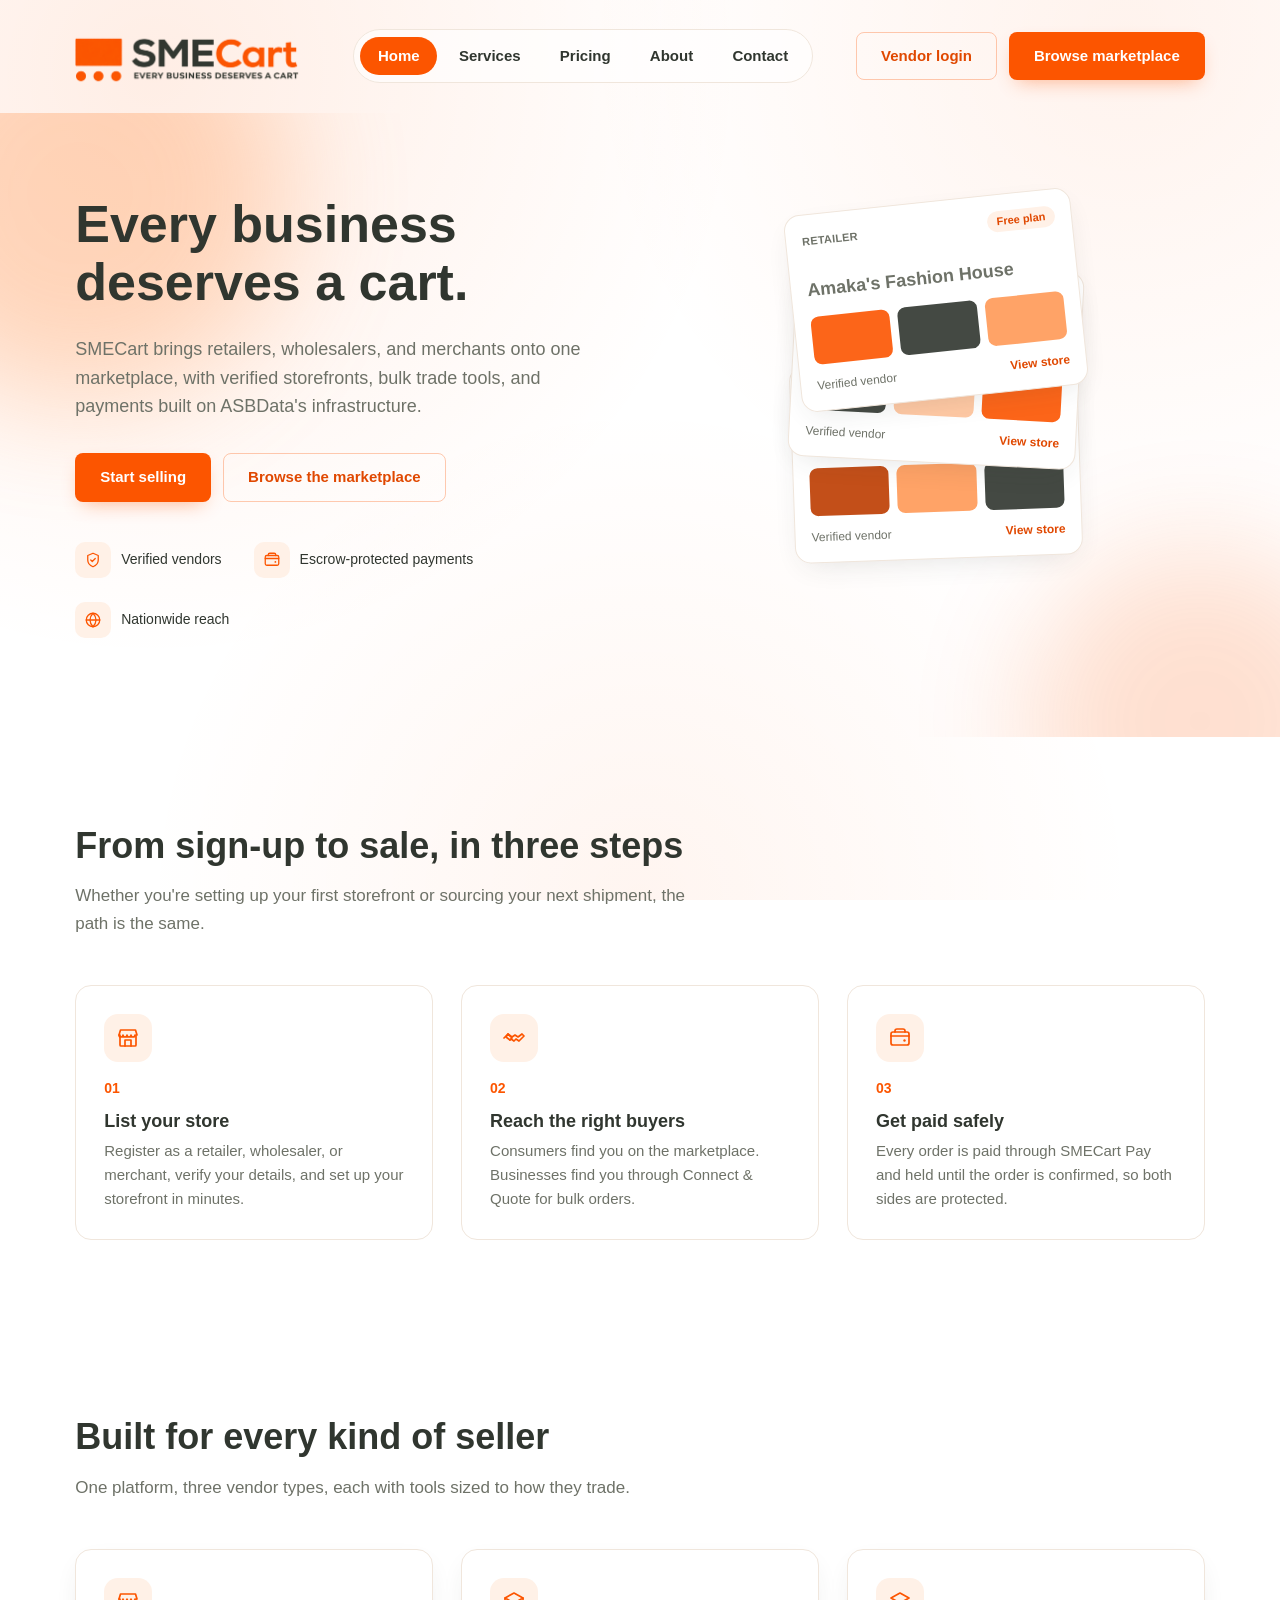
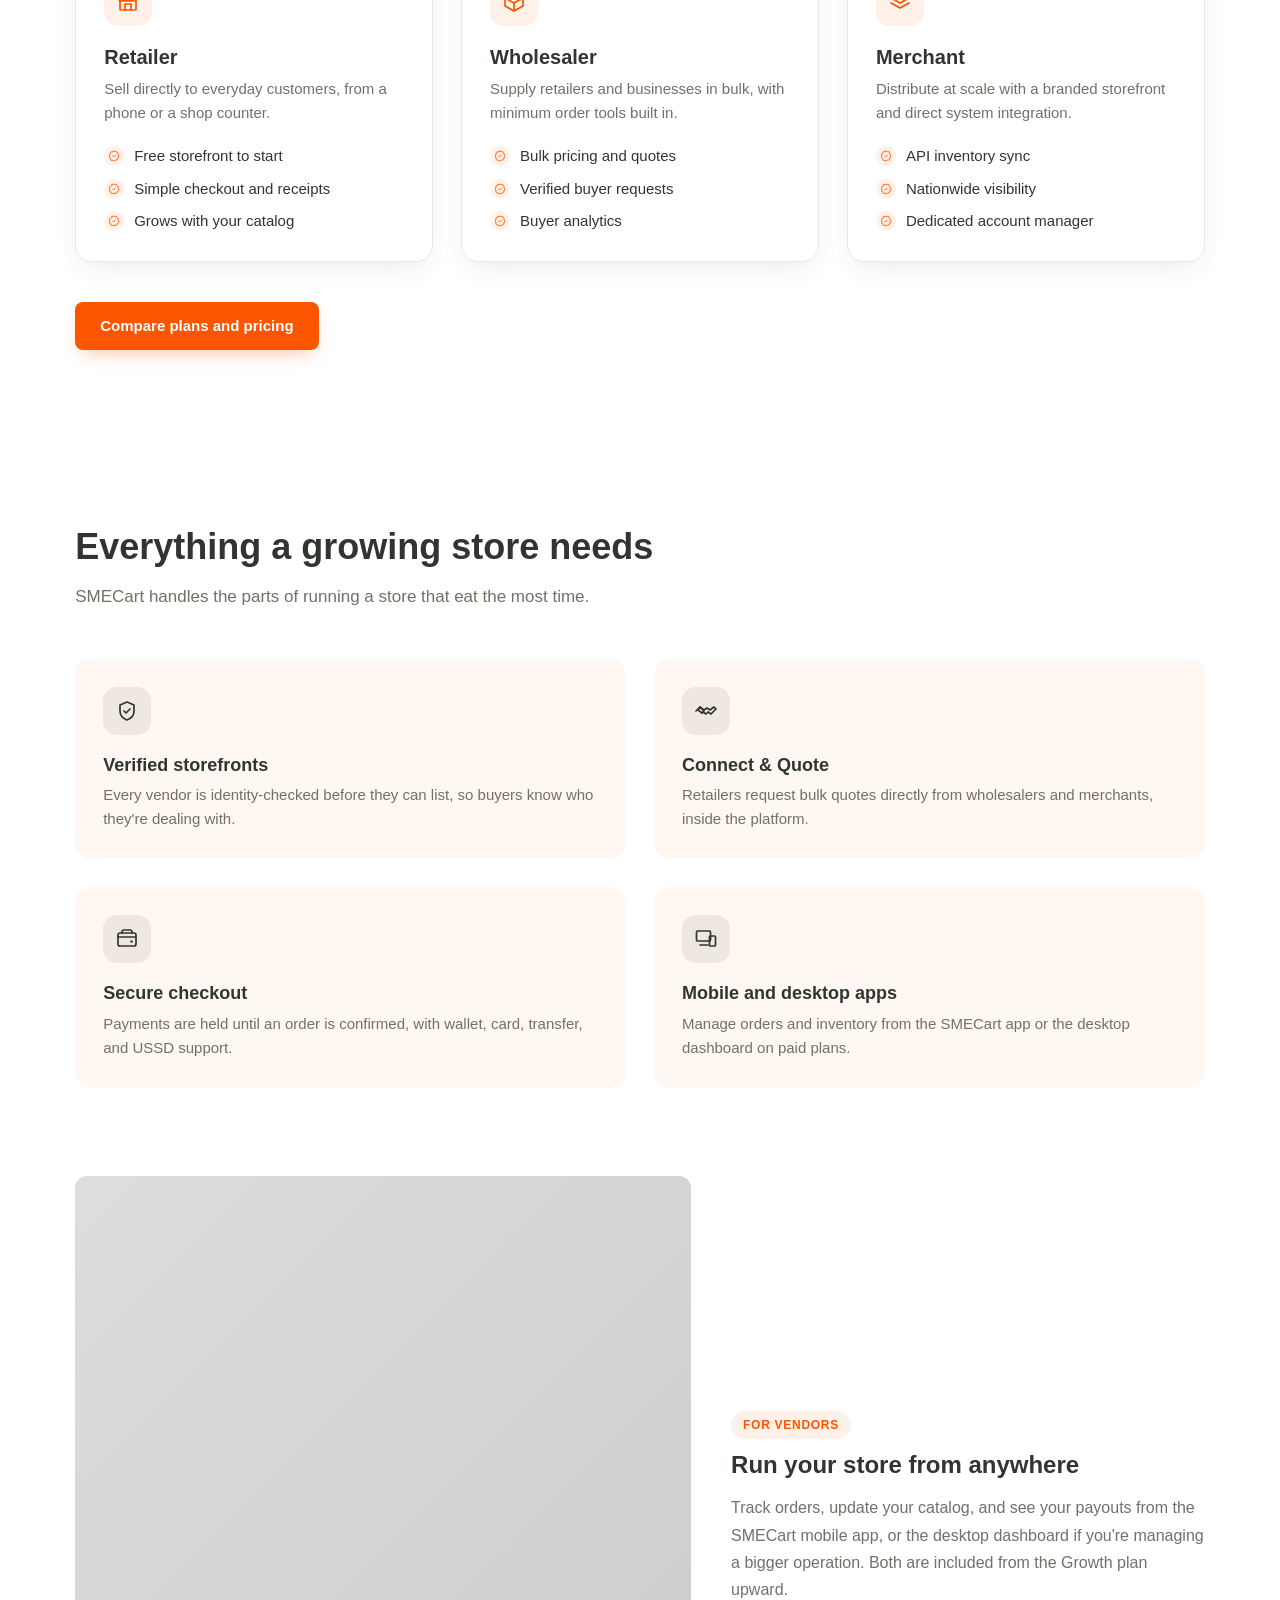
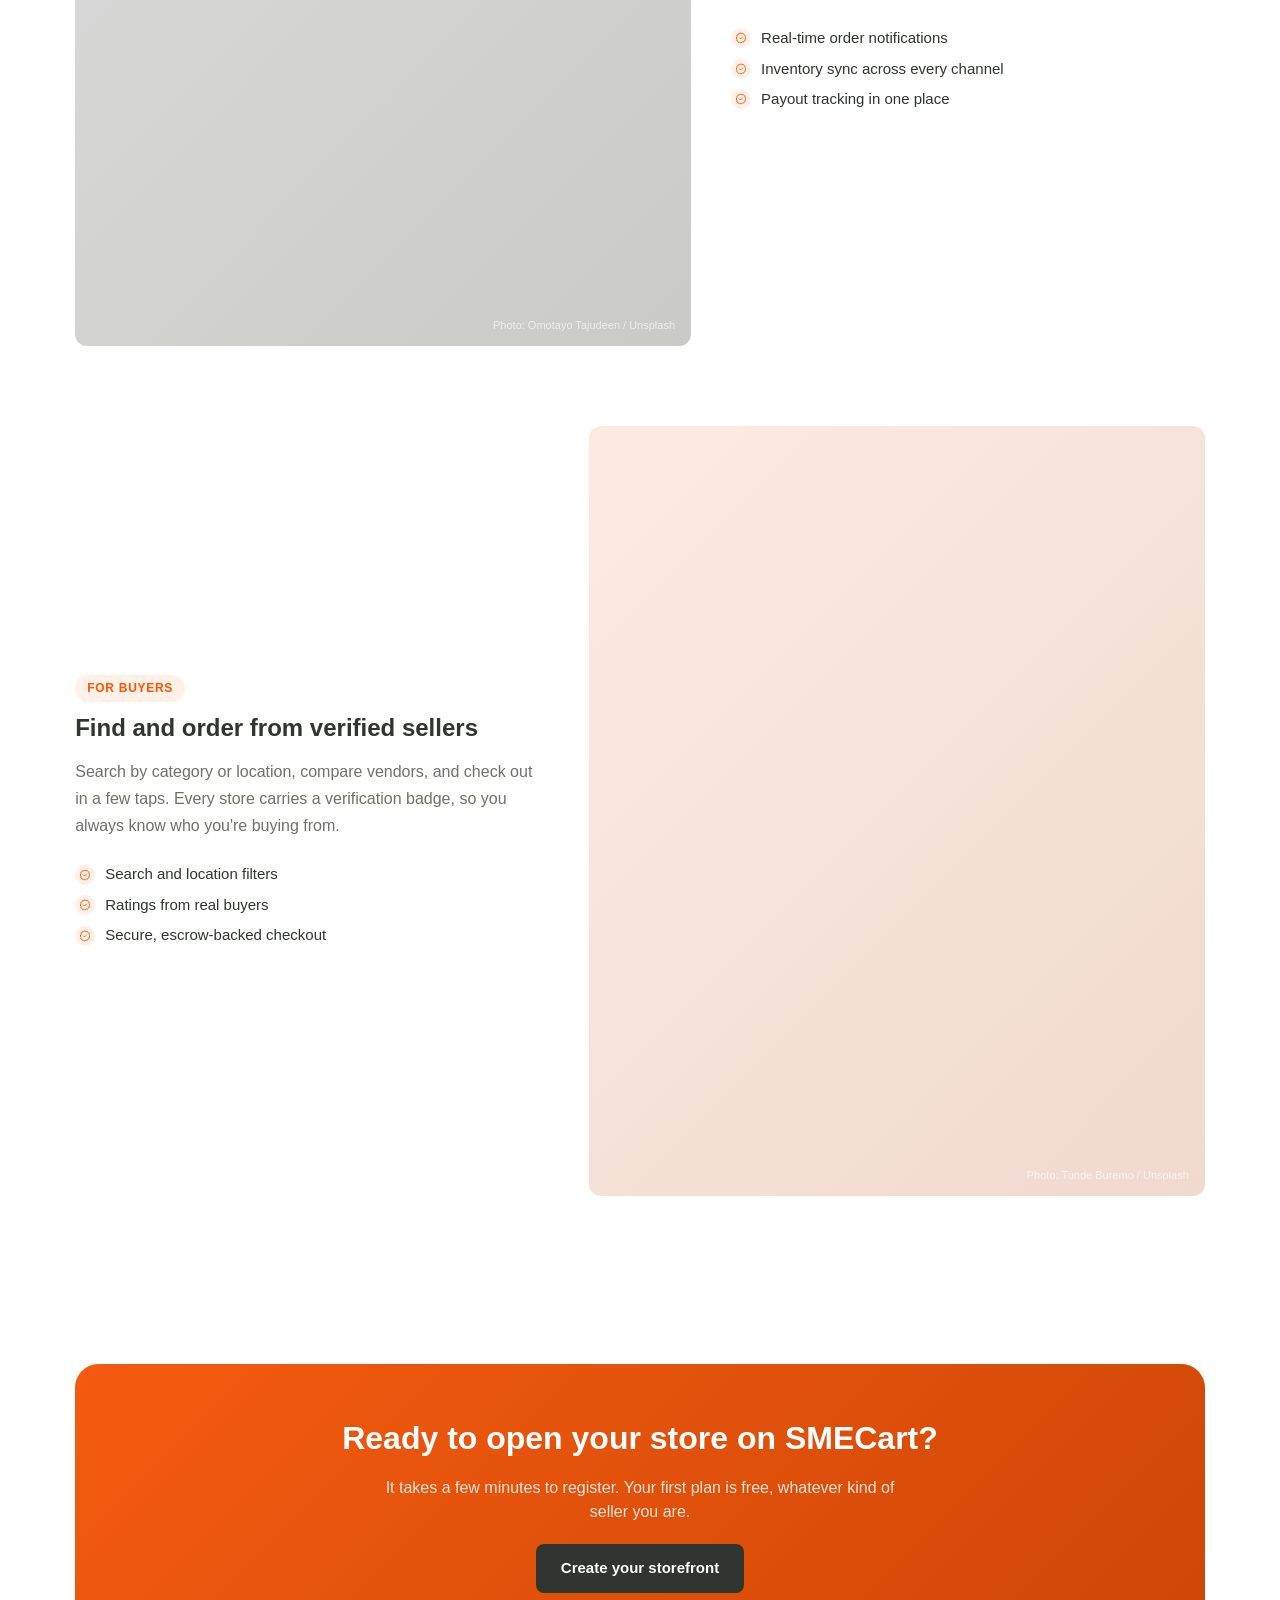
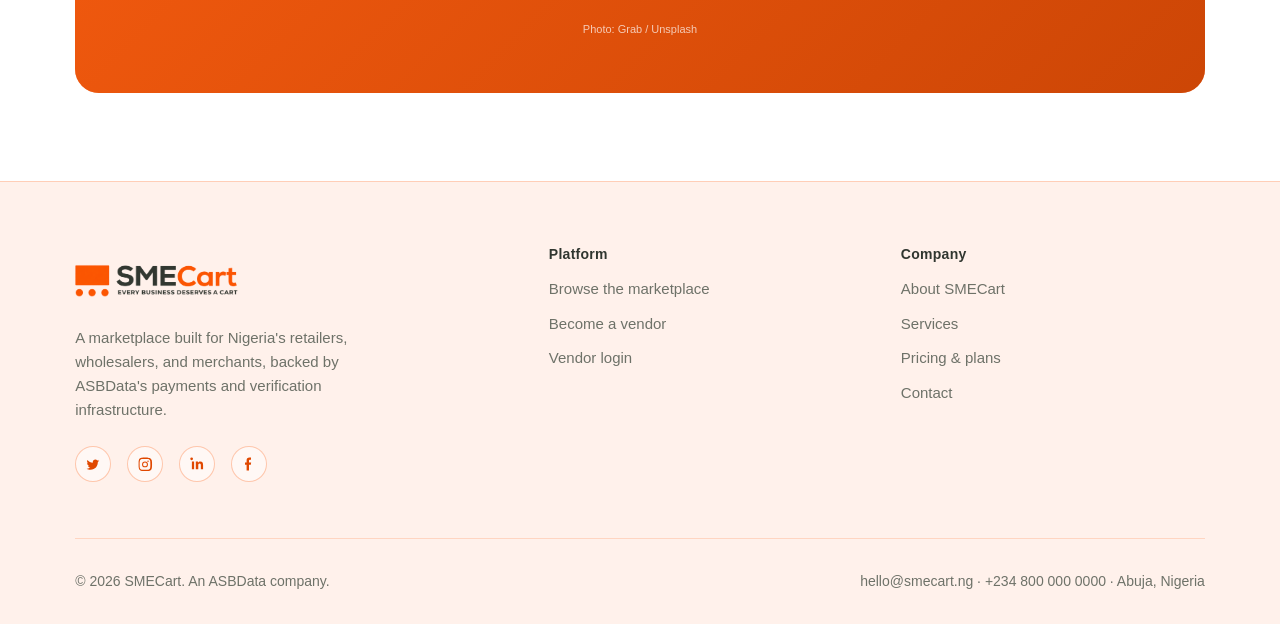
<file: index.html>
<!doctype html>
<html lang="en">
<head>
  <meta charset="UTF-8" />
  <meta name="viewport" content="width=device-width, initial-scale=1.0" />
  <title>SMECart | Every Business Deserves a Cart</title>
  <meta name="description" content="SMECart is a marketplace platform for Nigerian retailers, wholesalers, and merchants to sell, source, and grow, backed by ASBData's payments infrastructure." />
  <link rel="icon" type="image/png" href="/assets/favicon.png" />
  <link rel="stylesheet" href="/css/base.css" />
  <link rel="stylesheet" href="/css/layout.css" />
  <link rel="stylesheet" href="/css/components.css" />
  <link rel="stylesheet" href="/css/icons.css" />
</head>
<body data-page="index">
  <div id="navbar-placeholder"></div>

  <main>
    <section class="hero relative">
      <div class="blob-field"><span class="blob blob--1"></span><span class="blob blob--2"></span></div>
      <div class="container hero__grid z-1">
        <div>
          <h1>Every business deserves a cart.</h1>
          <p>SMECart brings retailers, wholesalers, and merchants onto one marketplace, with verified storefronts, bulk trade tools, and payments built on ASBData's infrastructure.</p>
          <div class="hero__actions">
            <a class="btn btn--primary" data-external="vendorSignup">Start selling</a>
            <a class="btn btn--ghost" data-external="marketplace">Browse the marketplace</a>
          </div>
          <div class="trust-strip">
            <div class="trust-strip__item">
              <span class="icon-badge icon-badge--orange icon-badge--sm" data-icon="shield"></span>
              <span>Verified vendors</span>
            </div>
            <div class="trust-strip__item">
              <span class="icon-badge icon-badge--orange icon-badge--sm" data-icon="wallet"></span>
              <span>Escrow-protected payments</span>
            </div>
            <div class="trust-strip__item">
              <span class="icon-badge icon-badge--orange icon-badge--sm" data-icon="globe"></span>
              <span>Nationwide reach</span>
            </div>
          </div>
        </div>

        <div class="collage" aria-hidden="true">
          <div class="store-card store-card--1">
            <div class="store-card__top">
              <span class="store-card__category">Retailer</span>
              <span class="store-card__tag">Free plan</span>
            </div>
            <p class="store-card__name">Amaka's Fashion House</p>
            <div class="store-card__swatches">
              <span style="background:#FC5500"></span>
              <span style="background:#30362F"></span>
              <span style="background:#FF9A57"></span>
            </div>
            <div class="store-card__footer">
              <span>Verified vendor</span>
              <strong>View store</strong>
            </div>
          </div>

          <div class="store-card store-card--2">
            <div class="store-card__top">
              <span class="store-card__category">Wholesaler</span>
              <span class="store-card__tag">Growth plan</span>
            </div>
            <p class="store-card__name">Bello Wholesale Foods</p>
            <div class="store-card__swatches">
              <span style="background:#30362F"></span>
              <span style="background:#FFC49B"></span>
              <span style="background:#FC5500"></span>
            </div>
            <div class="store-card__footer">
              <span>Verified vendor</span>
              <strong>View store</strong>
            </div>
          </div>

          <div class="store-card store-card--3">
            <div class="store-card__top">
              <span class="store-card__category">Merchant</span>
              <span class="store-card__tag">Enterprise</span>
            </div>
            <p class="store-card__name">TechHub Electronics</p>
            <div class="store-card__swatches">
              <span style="background:#BD3C00"></span>
              <span style="background:#FF9A57"></span>
              <span style="background:#30362F"></span>
            </div>
            <div class="store-card__footer">
              <span>Verified vendor</span>
              <strong>View store</strong>
            </div>
          </div>
        </div>
      </div>
    </section>

    <section class="section">
      <div class="container">
        <div class="section-heading">
          <h2>From sign-up to sale, in three steps</h2>
          <p>Whether you're setting up your first storefront or sourcing your next shipment, the path is the same.</p>
        </div>

        <div class="grid grid--3" style="margin-top:3rem">
          <div class="step-card">
            <span class="icon-badge icon-badge--orange" data-icon="storefront"></span>
            <span class="step-card__number">01</span>
            <h3>List your store</h3>
            <p>Register as a retailer, wholesaler, or merchant, verify your details, and set up your storefront in minutes.</p>
          </div>
          <div class="step-card">
            <span class="icon-badge icon-badge--orange" data-icon="handshake"></span>
            <span class="step-card__number">02</span>
            <h3>Reach the right buyers</h3>
            <p>Consumers find you on the marketplace. Businesses find you through Connect &amp; Quote for bulk orders.</p>
          </div>
          <div class="step-card">
            <span class="icon-badge icon-badge--orange" data-icon="wallet"></span>
            <span class="step-card__number">03</span>
            <h3>Get paid safely</h3>
            <p>Every order is paid through SMECart Pay and held until the order is confirmed, so both sides are protected.</p>
          </div>
        </div>
      </div>
    </section>

    <section class="section">
      <div class="container">
        <div class="section-heading">
          <h2>Built for every kind of seller</h2>
          <p>One platform, three vendor types, each with tools sized to how they trade.</p>
        </div>

        <div class="grid grid--3" style="margin-top:3rem">
          <div class="segment-card">
            <span class="icon-badge icon-badge--orange" data-icon="storefront"></span>
            <h3>Retailer</h3>
            <p>Sell directly to everyday customers, from a phone or a shop counter.</p>
            <ul>
              <li><span class="icon-check" data-icon="badgeCheck"></span>Free storefront to start</li>
              <li><span class="icon-check" data-icon="badgeCheck"></span>Simple checkout and receipts</li>
              <li><span class="icon-check" data-icon="badgeCheck"></span>Grows with your catalog</li>
            </ul>
          </div>
          <div class="segment-card">
            <span class="icon-badge icon-badge--orange" data-icon="bulk"></span>
            <h3>Wholesaler</h3>
            <p>Supply retailers and businesses in bulk, with minimum order tools built in.</p>
            <ul>
              <li><span class="icon-check" data-icon="badgeCheck"></span>Bulk pricing and quotes</li>
              <li><span class="icon-check" data-icon="badgeCheck"></span>Verified buyer requests</li>
              <li><span class="icon-check" data-icon="badgeCheck"></span>Buyer analytics</li>
            </ul>
          </div>
          <div class="segment-card">
            <span class="icon-badge icon-badge--orange" data-icon="layers"></span>
            <h3>Merchant</h3>
            <p>Distribute at scale with a branded storefront and direct system integration.</p>
            <ul>
              <li><span class="icon-check" data-icon="badgeCheck"></span>API inventory sync</li>
              <li><span class="icon-check" data-icon="badgeCheck"></span>Nationwide visibility</li>
              <li><span class="icon-check" data-icon="badgeCheck"></span>Dedicated account manager</li>
            </ul>
          </div>
        </div>

        <div style="margin-top:2.5rem">
          <a class="btn btn--primary" href="/pricing.html">Compare plans and pricing</a>
        </div>
      </div>
    </section>

    <section class="section">
      <div class="container">
        <div class="section-heading">
          <h2>Everything a growing store needs</h2>
          <p>SMECart handles the parts of running a store that eat the most time.</p>
        </div>

        <div class="grid grid--2" style="margin-top:3rem">
          <div class="feature-card">
            <span class="icon-badge icon-badge--dark" data-icon="shield"></span>
            <h3>Verified storefronts</h3>
            <p>Every vendor is identity-checked before they can list, so buyers know who they're dealing with.</p>
          </div>
          <div class="feature-card">
            <span class="icon-badge icon-badge--dark" data-icon="handshake"></span>
            <h3>Connect &amp; Quote</h3>
            <p>Retailers request bulk quotes directly from wholesalers and merchants, inside the platform.</p>
          </div>
          <div class="feature-card">
            <span class="icon-badge icon-badge--dark" data-icon="wallet"></span>
            <h3>Secure checkout</h3>
            <p>Payments are held until an order is confirmed, with wallet, card, transfer, and USSD support.</p>
          </div>
          <div class="feature-card">
            <span class="icon-badge icon-badge--dark" data-icon="devices"></span>
            <h3>Mobile and desktop apps</h3>
            <p>Manage orders and inventory from the SMECart app or the desktop dashboard on paid plans.</p>
          </div>
        </div>
      </div>
    </section>

    <section class="section" style="padding-top:0">
      <div class="container">
        <div class="showcase-grid">
          <div class="illustration illustration--dark illustration--photo" style="background-image:url('https://images.unsplash.com/photo-1585540083814-ea6ee8af9e4f?fm=jpg&q=70&w=1200&auto=format&fit=crop')">
            <span class="illustration__credit">Photo: Omotayo Tajudeen / Unsplash</span>
          </div>
          <div>
            <span class="eyebrow">For vendors</span>
            <h2 style="margin-top:0.75rem">Run your store from anywhere</h2>
            <p style="margin-top:1rem;color:var(--slate);line-height:1.7">
              Track orders, update your catalog, and see your payouts from the SMECart
              mobile app, or the desktop dashboard if you're managing a bigger operation.
              Both are included from the Growth plan upward.
            </p>
            <ul class="detail-list" style="margin-top:1.5rem">
              <li><span class="icon-check" data-icon="badgeCheck"></span>Real-time order notifications</li>
              <li><span class="icon-check" data-icon="badgeCheck"></span>Inventory sync across every channel</li>
              <li><span class="icon-check" data-icon="badgeCheck"></span>Payout tracking in one place</li>
            </ul>
          </div>
        </div>

        <div class="showcase-grid showcase-grid--reverse">
          <div>
            <span class="eyebrow">For buyers</span>
            <h2 style="margin-top:0.75rem">Find and order from verified sellers</h2>
            <p style="margin-top:1rem;color:var(--slate);line-height:1.7">
              Search by category or location, compare vendors, and check out in a few taps.
              Every store carries a verification badge, so you always know who you're
              buying from.
            </p>
            <ul class="detail-list" style="margin-top:1.5rem">
              <li><span class="icon-check" data-icon="badgeCheck"></span>Search and location filters</li>
              <li><span class="icon-check" data-icon="badgeCheck"></span>Ratings from real buyers</li>
              <li><span class="icon-check" data-icon="badgeCheck"></span>Secure, escrow-backed checkout</li>
            </ul>
          </div>
          <div class="illustration illustration--orange illustration--photo" style="background-image:url('https://images.unsplash.com/photo-1734255026082-82fdc81991f0?fm=jpg&q=70&w=1200&auto=format&fit=crop')">
            <span class="illustration__credit">Photo: Tunde Buremo / Unsplash</span>
          </div>
        </div>
      </div>
    </section>

    <section class="section" style="padding-top:0">
      <div class="container">
        <div class="cta-banner cta-banner--orange cta-banner--photo" style="background-image:url('https://images.unsplash.com/photo-1695654390723-479197a8c4a3?fm=jpg&q=70&w=1400&auto=format&fit=crop')">
          <h2>Ready to open your store on SMECart?</h2>
          <p>It takes a few minutes to register. Your first plan is free, whatever kind of seller you are.</p>
          <a class="btn btn--secondary" data-external="vendorSignup">Create your storefront</a>
          <span class="illustration__credit" style="position:static;display:block;margin-top:0.5rem;color:rgba(255,255,255,0.7)">Photo: Grab / Unsplash</span>
        </div>
      </div>
    </section>
  </main>

  <div id="footer-placeholder"></div>

  <script type="module" src="/js/include.js"></script>
  <script type="module" src="/js/icons.js"></script>
</body>
</html>
</file>
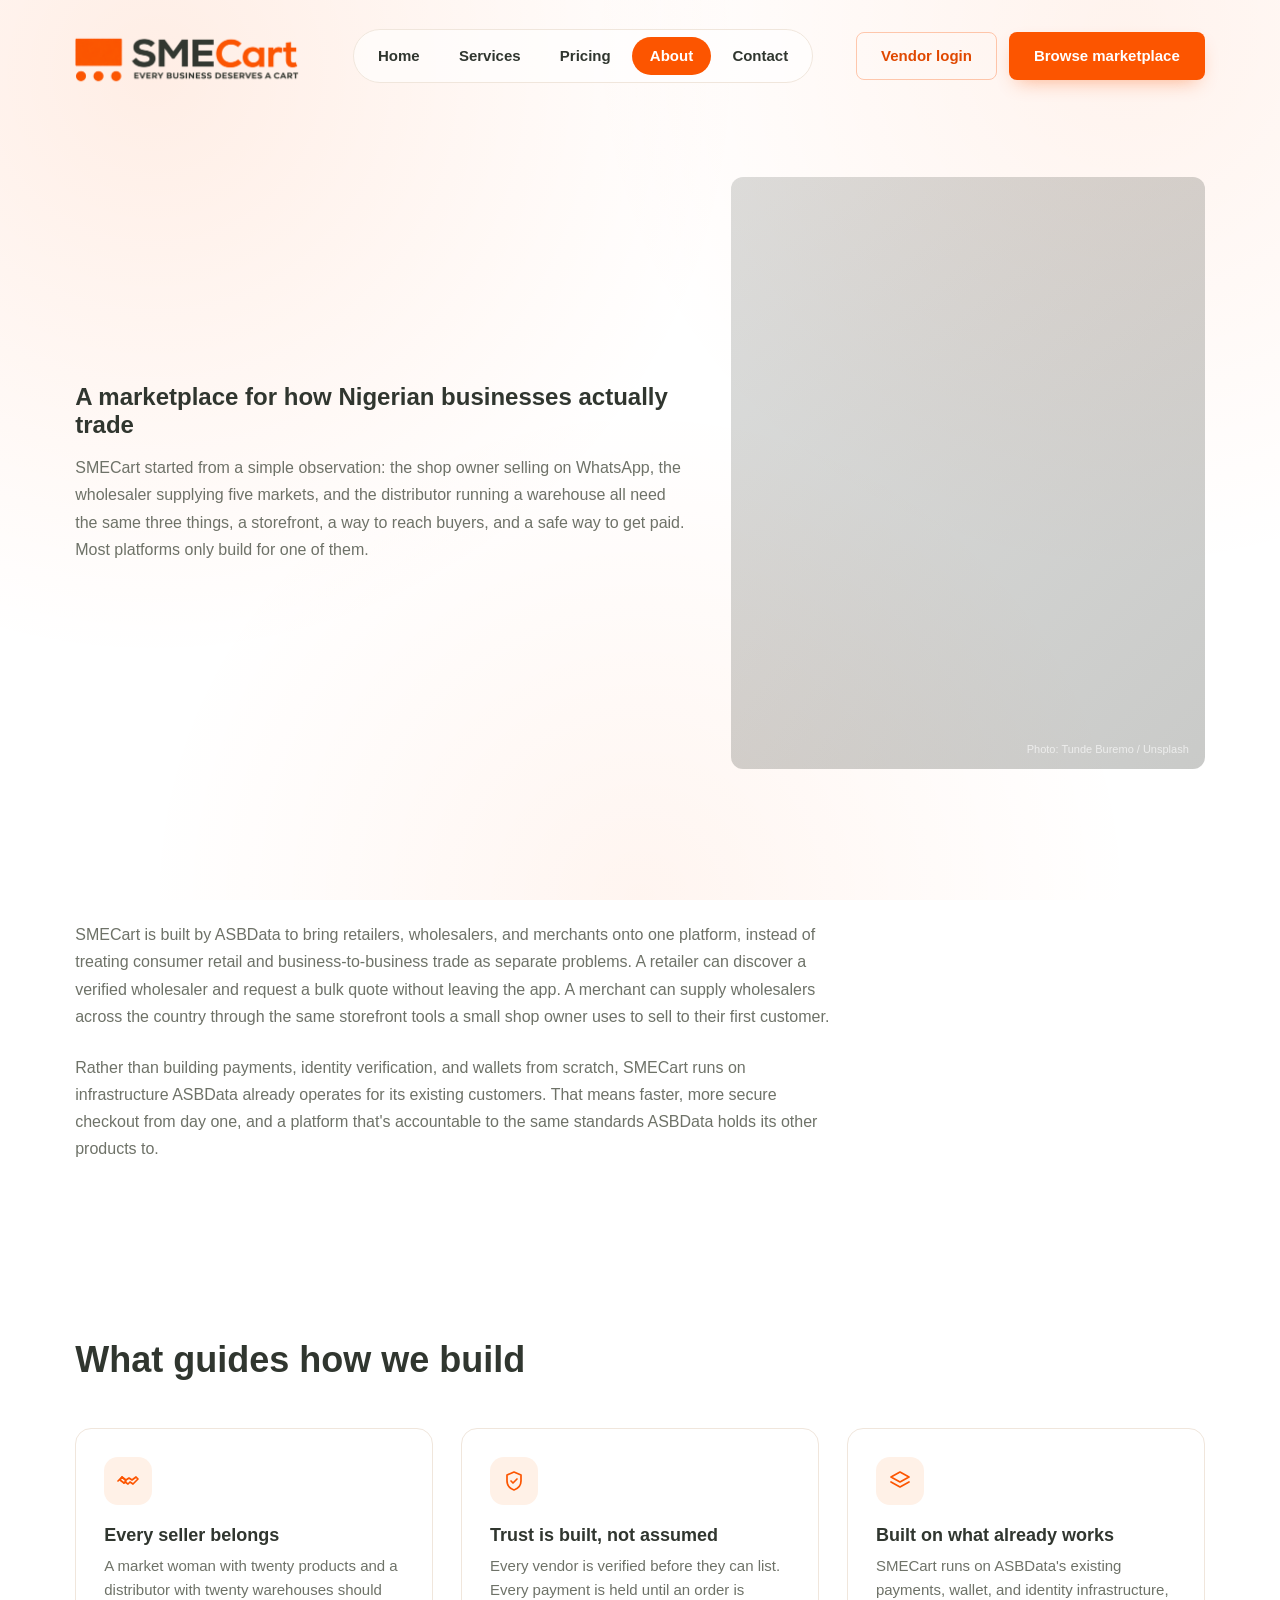
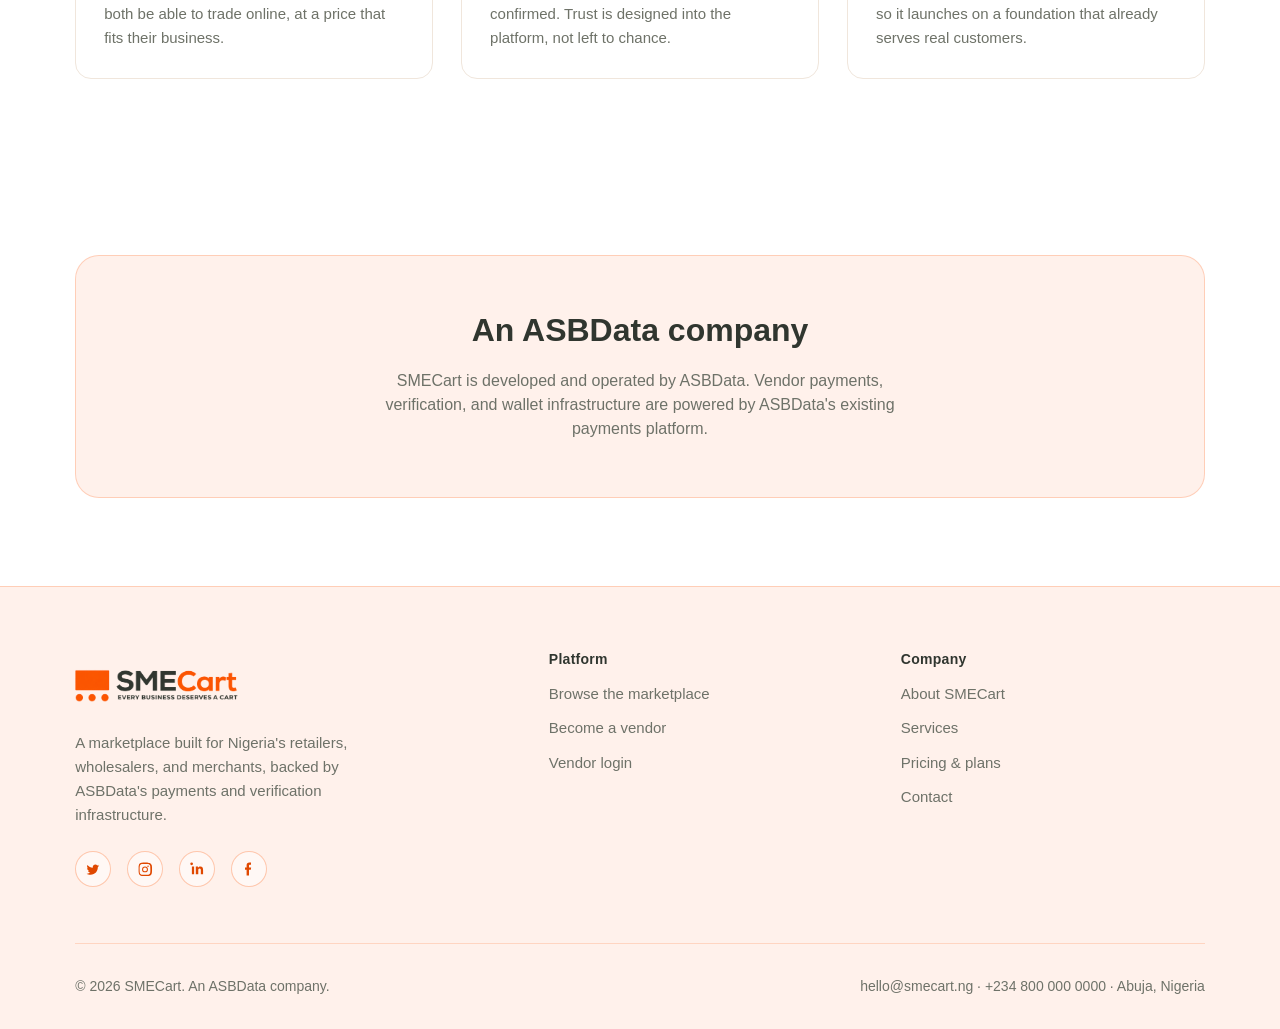
<file: about.html>
<!doctype html>
<html lang="en">
<head>
  <meta charset="UTF-8" />
  <meta name="viewport" content="width=device-width, initial-scale=1.0" />
  <title>About | SMECart</title>
  <meta name="description" content="SMECart is built by ASBData to bring retailers, wholesalers, and merchants onto one trusted marketplace." />
  <link rel="icon" type="image/png" href="/assets/favicon.png" />
  <link rel="stylesheet" href="/css/base.css" />
  <link rel="stylesheet" href="/css/layout.css" />
  <link rel="stylesheet" href="/css/components.css" />
  <link rel="stylesheet" href="/css/icons.css" />
</head>
<body data-page="about">
  <div id="navbar-placeholder"></div>

  <main>
    <section class="section--tight">
      <div class="container">
        <div class="showcase-grid" style="margin-bottom:0">
          <div>
            <h2>A marketplace for how Nigerian businesses actually trade</h2>
            <p style="margin-top:1rem;color:var(--slate);line-height:1.7">SMECart started from a simple observation: the shop owner selling on WhatsApp, the wholesaler supplying five markets, and the distributor running a warehouse all need the same three things, a storefront, a way to reach buyers, and a safe way to get paid. Most platforms only build for one of them.</p>
          </div>
          <div class="illustration illustration--dark illustration--photo" style="background-image:url('https://images.unsplash.com/photo-1734255620882-77378ba420bb?fm=jpg&q=70&w=1200&auto=format&fit=crop')">
            <span class="illustration__credit">Photo: Tunde Buremo / Unsplash</span>
          </div>
        </div>
      </div>
    </section>

    <section class="section">
      <div class="container">
        <div style="max-width:48rem">
        <p style="color:var(--slate);line-height:1.7;font-size:1rem">
          SMECart is built by ASBData to bring retailers, wholesalers, and merchants onto
          one platform, instead of treating consumer retail and business-to-business trade as
          separate problems. A retailer can discover a verified wholesaler and request a bulk
          quote without leaving the app. A merchant can supply wholesalers across the country
          through the same storefront tools a small shop owner uses to sell to their first
          customer.
        </p>
        <p style="color:var(--slate);line-height:1.7;font-size:1rem;margin-top:1.5rem">
          Rather than building payments, identity verification, and wallets from scratch,
          SMECart runs on infrastructure ASBData already operates for its existing
          customers. That means faster, more secure checkout from day one, and a platform
          that's accountable to the same standards ASBData holds its other products to.
        </p>
        </div>
      </div>
    </section>

    <section class="section">
      <div class="container">
        <div class="section-heading">
          <h2>What guides how we build</h2>
        </div>

        <div class="grid grid--3" style="margin-top:3rem">
          <div class="feature-card" style="background:#fff;border:1px solid var(--line)">
            <span class="icon-badge icon-badge--orange" data-icon="handshake"></span>
            <h3>Every seller belongs</h3>
            <p>A market woman with twenty products and a distributor with twenty warehouses should both be able to trade online, at a price that fits their business.</p>
          </div>
          <div class="feature-card" style="background:#fff;border:1px solid var(--line)">
            <span class="icon-badge icon-badge--orange" data-icon="shield"></span>
            <h3>Trust is built, not assumed</h3>
            <p>Every vendor is verified before they can list. Every payment is held until an order is confirmed. Trust is designed into the platform, not left to chance.</p>
          </div>
          <div class="feature-card" style="background:#fff;border:1px solid var(--line)">
            <span class="icon-badge icon-badge--orange" data-icon="layers"></span>
            <h3>Built on what already works</h3>
            <p>SMECart runs on ASBData's existing payments, wallet, and identity infrastructure, so it launches on a foundation that already serves real customers.</p>
          </div>
        </div>
      </div>
    </section>

    <section class="section">
      <div class="container">
        <div class="cta-banner cta-banner--dark">
          <h2>An ASBData company</h2>
          <p>SMECart is developed and operated by ASBData. Vendor payments, verification, and wallet infrastructure are powered by ASBData's existing payments platform.</p>
        </div>
      </div>
    </section>
  </main>

  <div id="footer-placeholder"></div>

  <script type="module" src="/js/include.js"></script>
  <script type="module" src="/js/icons.js"></script>
</body>
</html>
</file>
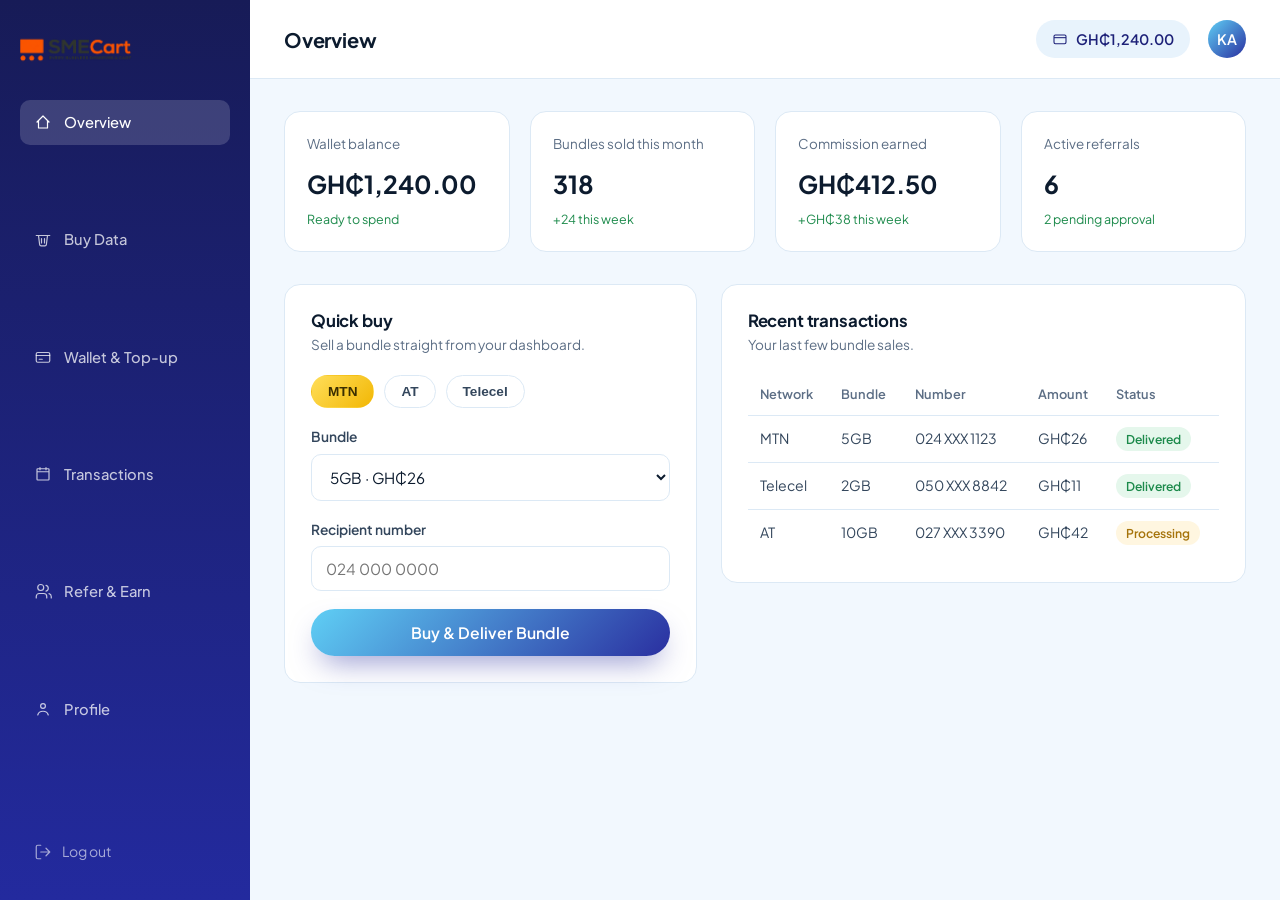
<file: agent-dashboard.html>
<!DOCTYPE html>
<html lang="en">
<head>
<meta charset="UTF-8" />
<meta name="viewport" content="width=device-width, initial-scale=1.0" />
<title>Agent Dashboard | ASBData Ghana</title>
<link rel="icon" href="assets/logo.png" />
<link rel="stylesheet" href="css/styles.css" />
</head>
<body>

<div class="dash-shell">
  <aside class="dash-sidebar">
    <div class="dash-brand">
      <img src="assets/logo.png" alt="ASBData Ghana" />
    </div>
    <ul class="dash-nav">
      <li><a class="active" href="#">
        <svg width="18" height="18" viewBox="0 0 24 24" fill="none"><path d="M4 12 12 4l8 8M6 10v10h12V10" stroke="currentColor" stroke-width="1.6" stroke-linecap="round" stroke-linejoin="round"/></svg>
        Overview
      </a></li>
      <li><a href="#quick-buy">
        <svg width="18" height="18" viewBox="0 0 24 24" fill="none"><path d="M3 6h18M6 6l1.5 12a2 2 0 0 0 2 1.8h5a2 2 0 0 0 2-1.8L18 6M10 10v6M14 10v6" stroke="currentColor" stroke-width="1.6" stroke-linecap="round"/></svg>
        Buy Data
      </a></li>
      <li><a href="#">
        <svg width="18" height="18" viewBox="0 0 24 24" fill="none"><rect x="3" y="6" width="18" height="13" rx="2" stroke="currentColor" stroke-width="1.6"/><path d="M3 10h18M7 15h4" stroke="currentColor" stroke-width="1.6" stroke-linecap="round"/></svg>
        Wallet &amp; Top-up
      </a></li>
      <li><a href="#transactions">
        <svg width="18" height="18" viewBox="0 0 24 24" fill="none"><path d="M8 3v4M16 3v4M4 9h16M5 5h14a1 1 0 0 1 1 1v13a1 1 0 0 1-1 1H5a1 1 0 0 1-1-1V6a1 1 0 0 1 1-1Z" stroke="currentColor" stroke-width="1.6"/></svg>
        Transactions
      </a></li>
      <li><a href="#">
        <svg width="18" height="18" viewBox="0 0 24 24" fill="none"><path d="M17 20v-2a4 4 0 0 0-4-4H7a4 4 0 0 0-4 4v2M9 10a4 4 0 1 0 0-8 4 4 0 0 0 0 8ZM23 20v-2a4 4 0 0 0-3-3.87M16 3.13a4 4 0 0 1 0 7.75" stroke="currentColor" stroke-width="1.6" stroke-linecap="round"/></svg>
        Refer &amp; Earn
      </a></li>
      <li><a href="#">
        <svg width="18" height="18" viewBox="0 0 24 24" fill="none"><circle cx="12" cy="8" r="3.2" stroke="currentColor" stroke-width="1.6"/><path d="M5 20c1-3.5 4-5 7-5s6 1.5 7 5" stroke="currentColor" stroke-width="1.6" stroke-linecap="round"/></svg>
        Profile
      </a></li>
    </ul>
    <a href="index.html" class="dash-logout">
      <svg width="18" height="18" viewBox="0 0 24 24" fill="none"><path d="M9 21H5a2 2 0 0 1-2-2V5a2 2 0 0 1 2-2h4M16 17l5-5-5-5M21 12H9" stroke="currentColor" stroke-width="1.6" stroke-linecap="round" stroke-linejoin="round"/></svg>
      Log out
    </a>
  </aside>

  <main class="dash-main">
    <div class="dash-topbar">
      <h1>Overview</h1>
      <div class="dash-topbar-right">
        <div class="wallet-chip">
          <svg width="16" height="16" viewBox="0 0 24 24" fill="none"><rect x="3" y="6" width="18" height="13" rx="2" stroke="currentColor" stroke-width="1.6"/><path d="M3 10h18" stroke="currentColor" stroke-width="1.6"/></svg>
          GH₵1,240.00
        </div>
        <div class="avatar">KA</div>
      </div>
    </div>

    <div class="dash-content">
      <div class="stat-cards">
        <div class="stat-card">
          <div class="label">Wallet balance</div>
          <div class="value">GH₵1,240.00</div>
          <div class="delta">Ready to spend</div>
        </div>
        <div class="stat-card">
          <div class="label">Bundles sold this month</div>
          <div class="value" id="stat-sold">318</div>
          <div class="delta">+24 this week</div>
        </div>
        <div class="stat-card">
          <div class="label">Commission earned</div>
          <div class="value" id="stat-commission">GH₵412.50</div>
          <div class="delta">+GH₵38 this week</div>
        </div>
        <div class="stat-card">
          <div class="label">Active referrals</div>
          <div class="value">6</div>
          <div class="delta">2 pending approval</div>
        </div>
      </div>

      <div class="dash-grid">
        <div class="panel" id="quick-buy">
          <h3>Quick buy</h3>
          <p class="panel-sub">Sell a bundle straight from your dashboard.</p>

          <div class="network-pill-select" id="network-pills">
            <button type="button" class="network-pill active" data-net="mtn">MTN</button>
            <button type="button" class="network-pill" data-net="at">AT</button>
            <button type="button" class="network-pill" data-net="telecel">Telecel</button>
          </div>

          <form id="quick-buy-form">
            <div class="field">
              <label for="qb-bundle">Bundle</label>
              <select id="qb-bundle">
                <option value="6">1GB · GH₵6</option>
                <option value="26" selected>5GB · GH₵26</option>
                <option value="48">10GB · GH₵48</option>
              </select>
            </div>
            <div class="field">
              <label for="qb-number">Recipient number</label>
              <input id="qb-number" type="tel" placeholder="024 000 0000" required />
            </div>
            <button type="submit" class="btn btn-primary btn-block">Buy &amp; Deliver Bundle</button>
          </form>
        </div>

        <div class="panel" id="transactions">
          <h3>Recent transactions</h3>
          <p class="panel-sub">Your last few bundle sales.</p>
          <table class="table" id="tx-table">
            <thead>
              <tr><th>Network</th><th>Bundle</th><th>Number</th><th>Amount</th><th>Status</th></tr>
            </thead>
            <tbody>
              <tr>
                <td>MTN</td><td>5GB</td><td>024 XXX 1123</td><td>GH₵26</td>
                <td><span class="status-pill done">Delivered</span></td>
              </tr>
              <tr>
                <td>Telecel</td><td>2GB</td><td>050 XXX 8842</td><td>GH₵11</td>
                <td><span class="status-pill done">Delivered</span></td>
              </tr>
              <tr>
                <td>AT</td><td>10GB</td><td>027 XXX 3390</td><td>GH₵42</td>
                <td><span class="status-pill pending">Processing</span></td>
              </tr>
            </tbody>
          </table>
        </div>
      </div>
    </div>
  </main>
</div>

<script src="js/main.js"></script>
<script>
  // Network pill selection
  const pills = document.querySelectorAll('#network-pills .network-pill');
  const bundleSelect = document.getElementById('qb-bundle');
  const bundles = {
    mtn: [{ label: '1GB · GH₵6', value: 6 }, { label: '5GB · GH₵26', value: 26 }, { label: '10GB · GH₵48', value: 48 }],
    at: [{ label: '1.5GB · GH₵7', value: 7 }, { label: '6GB · GH₵28', value: 28 }, { label: '10GB · GH₵42', value: 42 }],
    telecel: [{ label: '2GB · GH₵11', value: 11 }, { label: '7GB · GH₵32', value: 32 }, { label: '15GB · GH₵58', value: 58 }],
  };

  function renderBundles(net) {
    bundleSelect.innerHTML = '';
    bundles[net].forEach((b, i) => {
      const opt = document.createElement('option');
      opt.value = b.value;
      opt.textContent = b.label;
      if (i === 1) opt.selected = true;
      bundleSelect.appendChild(opt);
    });
  }

  pills.forEach(pill => {
    pill.addEventListener('click', () => {
      pills.forEach(p => p.classList.remove('active'));
      pill.classList.add('active');
      renderBundles(pill.dataset.net);
    });
  });

  // Quick buy: mock-add a transaction row + bump stats
  const qbForm = document.getElementById('quick-buy-form');
  const txBody = document.querySelector('#tx-table tbody');
  const soldStat = document.getElementById('stat-sold');
  const commissionStat = document.getElementById('stat-commission');
  let soldCount = 318;
  let commission = 412.5;

  qbForm.addEventListener('submit', (e) => {
    e.preventDefault();
    const activeNet = document.querySelector('.network-pill.active').dataset.net;
    const netLabel = { mtn: 'MTN', at: 'AT', telecel: 'Telecel' }[activeNet];
    const bundleText = bundleSelect.options[bundleSelect.selectedIndex].text;
    const [size, price] = bundleText.split(' · GH₵');
    const number = document.getElementById('qb-number').value || '024 XXX XXXX';

    const row = document.createElement('tr');
    row.innerHTML = `
      <td>${netLabel}</td>
      <td>${size}</td>
      <td>${number}</td>
      <td>GH₵${price}</td>
      <td><span class="status-pill done">Delivered</span></td>
    `;
    txBody.prepend(row);

    soldCount += 1;
    commission += Math.round(parseFloat(price) * 0.08 * 100) / 100;
    soldStat.textContent = soldCount;
    commissionStat.textContent = `GH₵${commission.toFixed(2)}`;

    qbForm.reset();
    renderBundles(activeNet);
  });
</script>
</body>
</html>
</file>
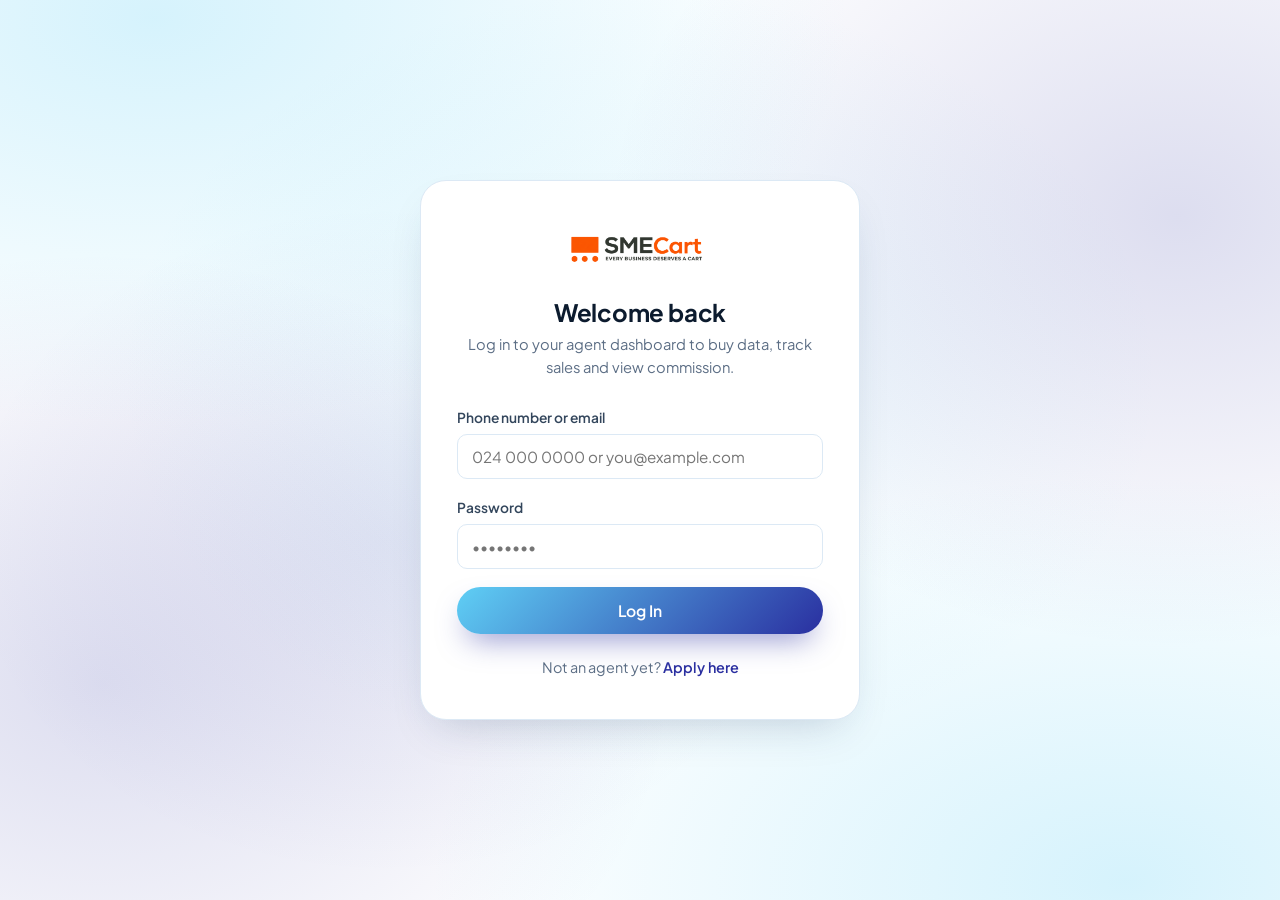
<file: agent-login.html>
<!DOCTYPE html>
<html lang="en">
<head>
<meta charset="UTF-8" />
<meta name="viewport" content="width=device-width, initial-scale=1.0" />
<title>Agent Login | ASBData Ghana</title>
<link rel="icon" href="assets/logo.png" />
<link rel="stylesheet" href="css/styles.css" />
</head>
<body>

<div class="auth-wrap">
  <div class="auth-card">
    <div class="auth-logo">
      <img src="assets/logo.png" alt="ASBData Ghana" />
    </div>
    <h1>Welcome back</h1>
    <p class="auth-sub">Log in to your agent dashboard to buy data, track sales and view commission.</p>

    <div id="login-message" class="form-message"></div>

    <form data-mock-submit data-message-target="login-message" data-success-text="Logged in. Redirecting to your dashboard…" data-redirect="agent-dashboard.html">
      <div class="field">
        <label for="login-id">Phone number or email</label>
        <input id="login-id" type="text" placeholder="024 000 0000 or you@example.com" required />
      </div>
      <div class="field">
        <label for="login-password">Password</label>
        <input id="login-password" type="password" placeholder="••••••••" required />
      </div>
      <button type="submit" class="btn btn-primary btn-block">Log In</button>
    </form>

    <div class="form-foot">
      Not an agent yet? <a href="agent-register.html">Apply here</a>
    </div>
  </div>
</div>

<script src="js/main.js"></script>
</body>
</html>
</file>
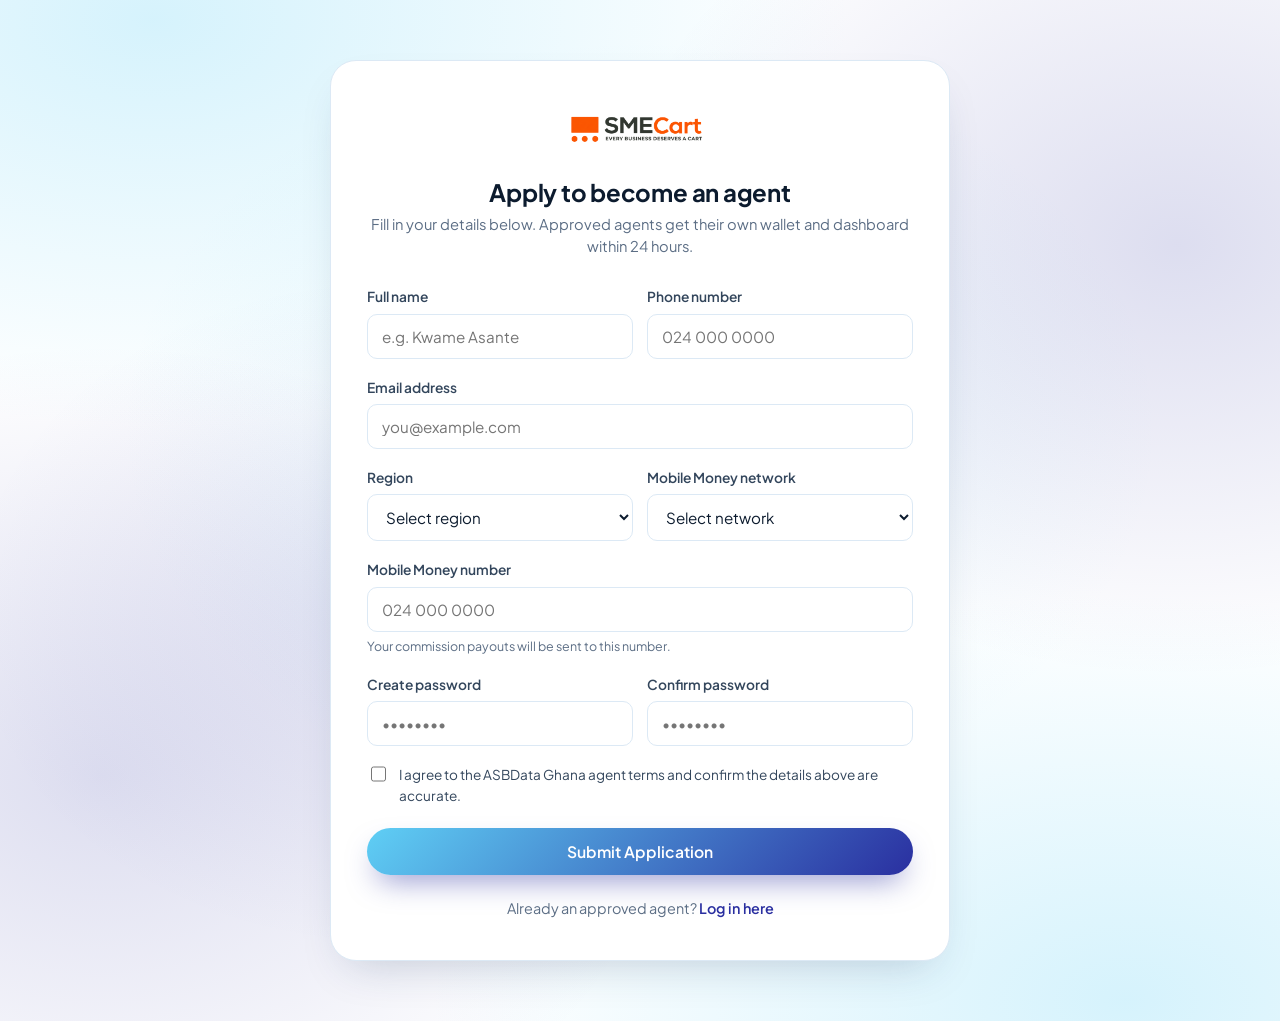
<file: agent-register.html>
<!DOCTYPE html>
<html lang="en">
<head>
<meta charset="UTF-8" />
<meta name="viewport" content="width=device-width, initial-scale=1.0" />
<title>Become an Agent | ASBData Ghana</title>
<link rel="icon" href="assets/logo.png" />
<link rel="stylesheet" href="css/styles.css" />
</head>
<body>

<div class="auth-wrap">
  <div class="auth-card wide">
    <div class="auth-logo">
      <img src="assets/logo.png" alt="ASBData Ghana" />
    </div>
    <h1>Apply to become an agent</h1>
    <p class="auth-sub">Fill in your details below. Approved agents get their own wallet and dashboard within 24 hours.</p>

    <div id="apply-message" class="form-message"></div>

    <form data-mock-submit data-message-target="apply-message" data-success-text="Application received. We'll review it and email you within 24 hours.">
      <div class="field-row">
        <div class="field">
          <label for="fullname">Full name</label>
          <input id="fullname" type="text" placeholder="e.g. Kwame Asante" required />
        </div>
        <div class="field">
          <label for="phone">Phone number</label>
          <input id="phone" type="tel" placeholder="024 000 0000" required />
        </div>
      </div>

      <div class="field">
        <label for="email">Email address</label>
        <input id="email" type="email" placeholder="you@example.com" required />
      </div>

      <div class="field-row">
        <div class="field">
          <label for="region">Region</label>
          <select id="region" required>
            <option value="">Select region</option>
            <option>Greater Accra</option>
            <option>Ashanti</option>
            <option>Western</option>
            <option>Eastern</option>
            <option>Central</option>
            <option>Northern</option>
            <option>Volta</option>
            <option>Bono</option>
            <option>Other</option>
          </select>
        </div>
        <div class="field">
          <label for="momo-network">Mobile Money network</label>
          <select id="momo-network" required>
            <option value="">Select network</option>
            <option>MTN Mobile Money</option>
            <option>AT Money</option>
            <option>Telecel Cash</option>
          </select>
        </div>
      </div>

      <div class="field">
        <label for="momo-number">Mobile Money number</label>
        <input id="momo-number" type="tel" placeholder="024 000 0000" required />
        <p class="field-hint">Your commission payouts will be sent to this number.</p>
      </div>

      <div class="field-row">
        <div class="field">
          <label for="password">Create password</label>
          <input id="password" type="password" placeholder="••••••••" minlength="6" required />
        </div>
        <div class="field">
          <label for="confirm-password">Confirm password</label>
          <input id="confirm-password" type="password" placeholder="••••••••" minlength="6" required />
        </div>
      </div>

      <label class="checkbox-field">
        <input type="checkbox" required />
        <span>I agree to the ASBData Ghana agent terms and confirm the details above are accurate.</span>
      </label>

      <button type="submit" class="btn btn-primary btn-block">Submit Application</button>
    </form>

    <div class="form-foot">
      Already an approved agent? <a href="agent-login.html">Log in here</a>
    </div>
  </div>
</div>

<script src="js/main.js"></script>
</body>
</html>
</file>
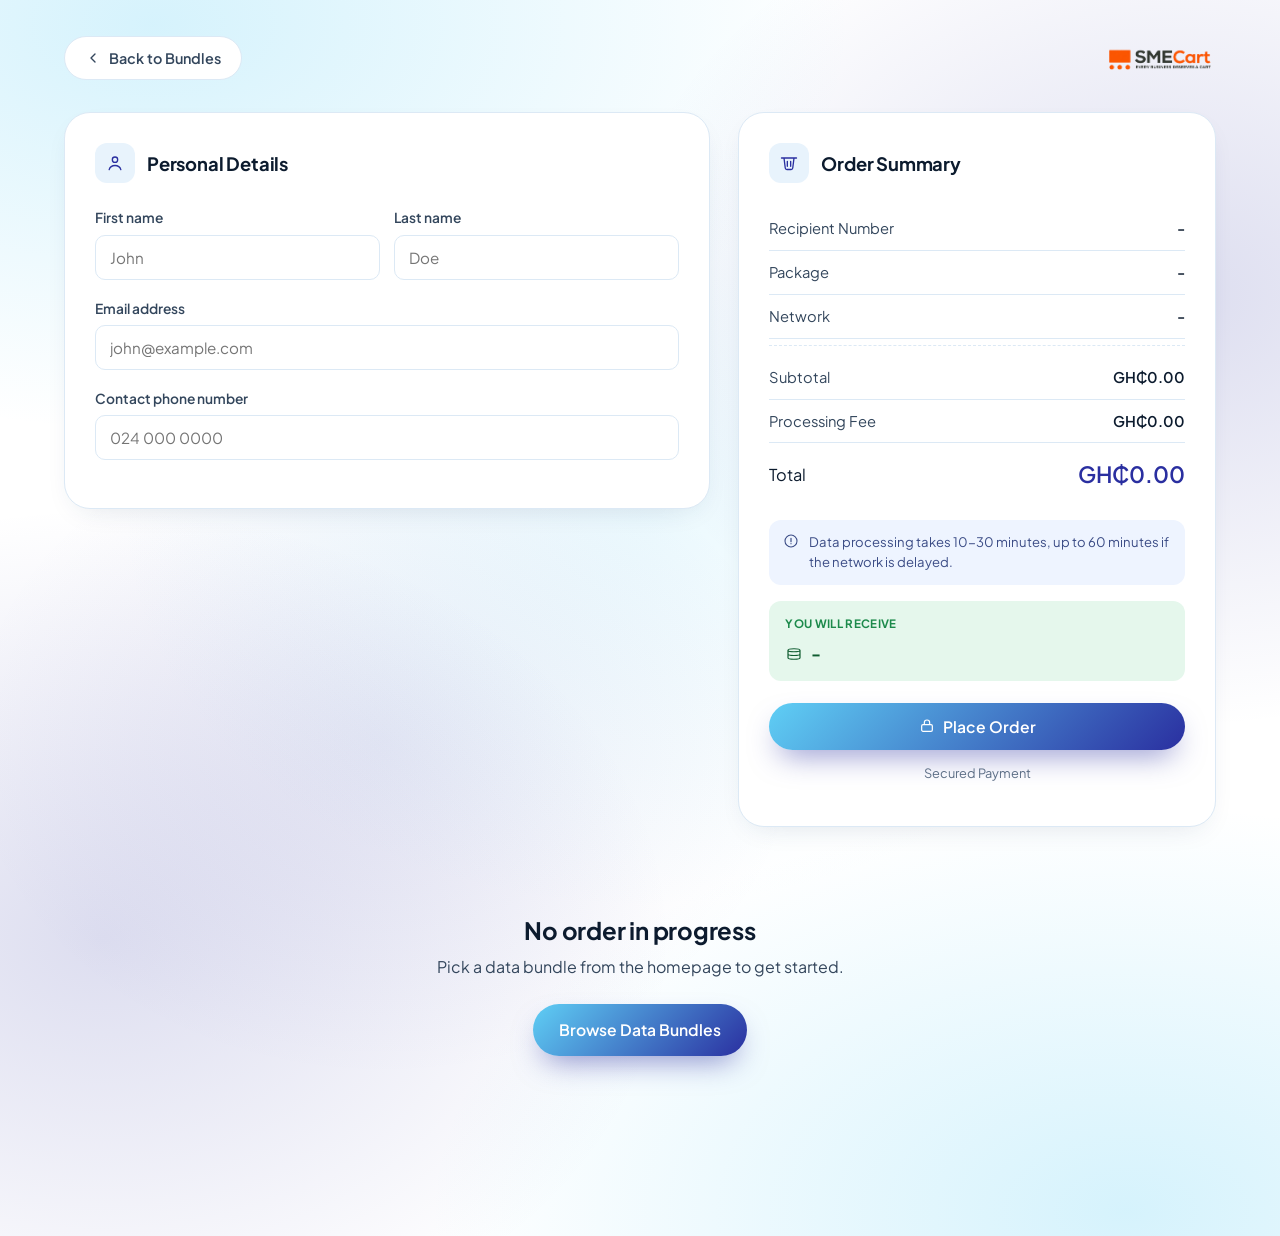
<file: checkout.html>
<!DOCTYPE html>
<html lang="en">
<head>
<meta charset="UTF-8" />
<meta name="viewport" content="width=device-width, initial-scale=1.0" />
<title>Checkout | ASBData Ghana</title>
<link rel="icon" href="assets/logo.png" />
<link rel="stylesheet" href="css/styles.css" />
</head>
<body>

<div class="container checkout-shell">
  <div class="checkout-topbar">
    <a href="index.html#bundles" class="checkout-back">
      <svg width="16" height="16" viewBox="0 0 24 24" fill="none"><path d="M15 6 9 12l6 6" stroke="currentColor" stroke-width="2" stroke-linecap="round" stroke-linejoin="round"/></svg>
      Back to Bundles
    </a>
    <a href="index.html" class="checkout-logo">
      <img src="assets/logo.png" alt="ASBData Ghana" />
    </a>
  </div>

  <!-- Populated by JS when an order exists -->
  <div class="checkout-grid" id="checkout-grid" hidden>
    <div class="checkout-card">
      <div class="checkout-card-head">
        <div class="icon-chip">
          <svg width="20" height="20" viewBox="0 0 24 24" fill="none"><circle cx="12" cy="8" r="3.2" stroke="currentColor" stroke-width="1.6"/><path d="M5 20c1-3.5 4-5 7-5s6 1.5 7 5" stroke="currentColor" stroke-width="1.6" stroke-linecap="round"/></svg>
        </div>
        <h2>Personal Details</h2>
      </div>
      <form id="checkout-form">
        <div class="field-row">
          <div class="field">
            <label for="first-name">First name</label>
            <input id="first-name" type="text" placeholder="John" required />
          </div>
          <div class="field">
            <label for="last-name">Last name</label>
            <input id="last-name" type="text" placeholder="Doe" required />
          </div>
        </div>
        <div class="field">
          <label for="email">Email address</label>
          <input id="email" type="email" placeholder="john@example.com" required />
        </div>
        <div class="field">
          <label for="contact-phone">Contact phone number</label>
          <input id="contact-phone" type="tel" placeholder="024 000 0000" required />
        </div>
      </form>
    </div>

    <div class="checkout-card">
      <div class="checkout-card-head">
        <div class="icon-chip">
          <svg width="20" height="20" viewBox="0 0 24 24" fill="none"><path d="M3 6h18M6 6l1.5 12a2 2 0 0 0 2 1.8h5a2 2 0 0 0 2-1.8L18 6M10 10v6M14 10v6" stroke="currentColor" stroke-width="1.6" stroke-linecap="round"/></svg>
        </div>
        <h2>Order Summary</h2>
      </div>

      <div class="summary-row"><span>Recipient Number</span><strong id="sum-number">-</strong></div>
      <div class="summary-row"><span>Package</span><strong id="sum-package">-</strong></div>
      <div class="summary-row"><span>Network</span><strong id="sum-network">-</strong></div>
      <div class="summary-divider"></div>
      <div class="summary-row"><span>Subtotal</span><strong id="sum-subtotal">GH₵0.00</strong></div>
      <div class="summary-row"><span>Processing Fee</span><strong id="sum-fee">GH₵0.00</strong></div>
      <div class="summary-row total"><span>Total</span><strong id="sum-total">GH₵0.00</strong></div>

      <div class="notice-box">
        <svg width="16" height="16" viewBox="0 0 24 24" fill="none"><circle cx="12" cy="12" r="9" stroke="currentColor" stroke-width="1.6"/><path d="M12 8v5M12 16h.01" stroke="currentColor" stroke-width="1.8" stroke-linecap="round"/></svg>
        Data processing takes 10-30 minutes, up to 60 minutes if the network is delayed.
      </div>

      <div class="receive-box">
        <div class="rb-label">YOU WILL RECEIVE</div>
        <div class="rb-value">
          <svg width="18" height="18" viewBox="0 0 24 24" fill="none"><path d="M4 7c0-1.1 3.6-2 8-2s8 .9 8 2-3.6 2-8 2-8-.9-8-2Zm0 0v10c0 1.1 3.6 2 8 2s8-.9 8-2V7M4 12c0 1.1 3.6 2 8 2s8-.9 8-2" stroke="currentColor" stroke-width="1.6"/></svg>
          <span id="rb-text">-</span>
        </div>
      </div>

      <button type="submit" form="checkout-form" class="btn btn-primary pay-btn" id="place-order-btn">
        <svg width="16" height="16" viewBox="0 0 24 24" fill="none"><rect x="4" y="10" width="16" height="10" rx="2" stroke="currentColor" stroke-width="1.8"/><path d="M8 10V7a4 4 0 0 1 8 0v3" stroke="currentColor" stroke-width="1.8"/></svg>
        <span id="place-order-label">Place Order</span>
      </button>
      <p class="secure-note">Secured Payment</p>
    </div>
  </div>

  <!-- Success state -->
  <div class="checkout-card checkout-success" id="checkout-success" hidden style="max-width:480px;margin:0 auto;">
    <div class="success-icon">
      <svg width="28" height="28" viewBox="0 0 24 24" fill="none"><path d="M20 6 9 17l-5-5" stroke="currentColor" stroke-width="2.6" stroke-linecap="round" stroke-linejoin="round"/></svg>
    </div>
    <h2>Order placed</h2>
    <p id="success-text">Your bundle is on its way.</p>
    <a href="index.html#bundles" class="btn btn-primary">Buy Another Bundle</a>
  </div>

  <!-- Empty state (no order in progress) -->
  <div class="checkout-empty" id="checkout-empty" hidden>
    <h2>No order in progress</h2>
    <p>Pick a data bundle from the homepage to get started.</p>
    <a href="index.html#bundles" class="btn btn-primary">Browse Data Bundles</a>
  </div>
</div>

<script src="js/main.js"></script>
<script>
  const order = JSON.parse(sessionStorage.getItem('asb_order') || 'null');
  const grid = document.getElementById('checkout-grid');
  const emptyState = document.getElementById('checkout-empty');

  if (!order) {
    emptyState.hidden = false;
  } else {
    grid.hidden = false;

    const subtotal = order.price;
    const fee = Math.round(subtotal * 0.05 * 100) / 100;
    const total = Math.round((subtotal + fee) * 100) / 100;

    document.getElementById('sum-number').textContent = order.number;
    document.getElementById('sum-package').textContent = `${order.size} (GH₵${subtotal.toFixed(2)})`;
    document.getElementById('sum-network').textContent = order.networkName;
    document.getElementById('sum-subtotal').textContent = `GH₵${subtotal.toFixed(2)}`;
    document.getElementById('sum-fee').textContent = `GH₵${fee.toFixed(2)}`;
    document.getElementById('sum-total').textContent = `GH₵${total.toFixed(2)}`;
    document.getElementById('rb-text').textContent = `${order.networkName} - ${order.size}`;
    document.getElementById('place-order-label').textContent = `Place Order - GH₵${total.toFixed(2)}`;
    document.getElementById('contact-phone').value = order.number;

    const user = JSON.parse(localStorage.getItem('asb_user') || 'null');
    if (user && user.name) {
      const parts = user.name.trim().split(' ');
      document.getElementById('first-name').value = parts[0] || '';
      document.getElementById('last-name').value = parts.slice(1).join(' ') || '';
    }

    document.getElementById('checkout-form').addEventListener('submit', (e) => {
      e.preventDefault();
      const btn = document.getElementById('place-order-btn');
      btn.disabled = true;
      document.getElementById('place-order-label').textContent = 'Processing...';

      setTimeout(() => {
        grid.hidden = true;
        document.getElementById('success-text').textContent =
          `Your ${order.networkName} ${order.size} bundle is on its way to ${order.number}.`;
        document.getElementById('checkout-success').hidden = false;
        sessionStorage.removeItem('asb_order');
      }, 1100);
    });
  }
</script>
</body>
</html>
</file>
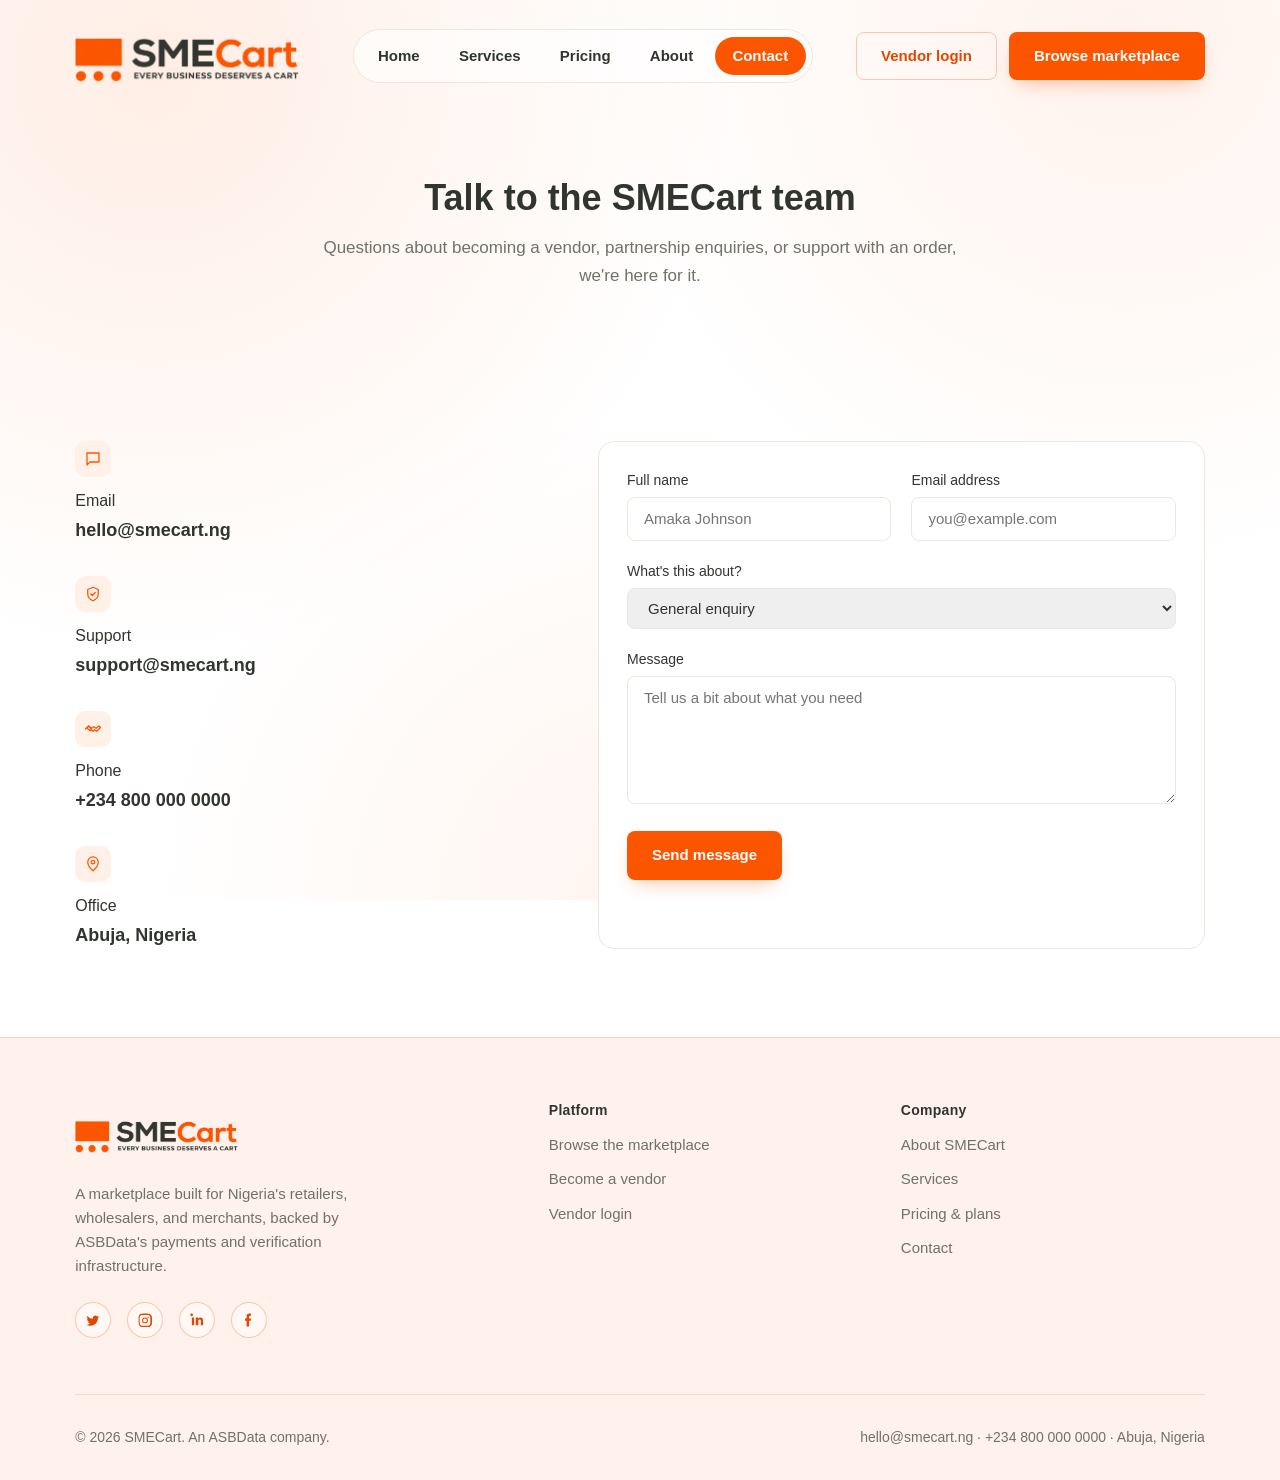
<file: contact.html>
<!doctype html>
<html lang="en">
<head>
  <meta charset="UTF-8" />
  <meta name="viewport" content="width=device-width, initial-scale=1.0" />
  <title>Contact | SMECart</title>
  <meta name="description" content="Get in touch with the SMECart team about becoming a vendor, partnerships, or order support." />
  <link rel="icon" type="image/png" href="/assets/favicon.png" />
  <link rel="stylesheet" href="/css/base.css" />
  <link rel="stylesheet" href="/css/layout.css" />
  <link rel="stylesheet" href="/css/components.css" />
  <link rel="stylesheet" href="/css/icons.css" />
</head>
<body data-page="contact">
  <div id="navbar-placeholder"></div>

  <main>
    <section class="section--tight">
      <div class="container">
        <div class="section-heading section-heading--center" style="max-width:640px">
          <h2>Talk to the SMECart team</h2>
          <p>Questions about becoming a vendor, partnership enquiries, or support with an order, we're here for it.</p>
        </div>
      </div>
    </section>

    <section class="section">
      <div class="container contact-grid">
        <div class="contact-details">
          <div class="contact-detail">
            <span class="icon-badge icon-badge--orange icon-badge--sm" data-icon="chat" style="margin-bottom:0.75rem"></span>
            <p>Email</p>
            <p>hello@smecart.ng</p>
          </div>
          <div class="contact-detail">
            <span class="icon-badge icon-badge--orange icon-badge--sm" data-icon="shield" style="margin-bottom:0.75rem"></span>
            <p>Support</p>
            <p>support@smecart.ng</p>
          </div>
          <div class="contact-detail">
            <span class="icon-badge icon-badge--orange icon-badge--sm" data-icon="handshake" style="margin-bottom:0.75rem"></span>
            <p>Phone</p>
            <p>+234 800 000 0000</p>
          </div>
          <div class="contact-detail">
            <span class="icon-badge icon-badge--orange icon-badge--sm" data-icon="mapPin" style="margin-bottom:0.75rem"></span>
            <p>Office</p>
            <p>Abuja, Nigeria</p>
          </div>
        </div>

        <form class="form-card" id="contactForm" novalidate>
          <div class="form-row">
            <label class="field">
              <span>Full name</span>
              <input type="text" name="name" required minlength="2" maxlength="100" placeholder="Amaka Johnson" autocomplete="name" />
            </label>
            <label class="field">
              <span>Email address</span>
              <input type="email" name="email" required maxlength="254" placeholder="you@example.com" autocomplete="email" />
            </label>
          </div>

          <label class="field">
            <span>What's this about?</span>
            <select name="topic">
              <option>General enquiry</option>
              <option>Becoming a vendor</option>
              <option>Order support</option>
              <option>Partnership</option>
              <option>Press</option>
            </select>
          </label>

          <label class="field">
            <span>Message</span>
            <textarea name="message" required minlength="10" maxlength="2000" placeholder="Tell us a bit about what you need"></textarea>
          </label>

          <!-- Honeypot field: hidden from real users via CSS. Bots that
               auto-fill every input will trip this, and the backend
               silently discards submissions where it's filled in. -->
          <label class="field honeypot-field" aria-hidden="true">
            <span>Website</span>
            <input type="text" name="website" tabindex="-1" autocomplete="off" />
          </label>
          <input type="hidden" name="formRenderedAt" id="formRenderedAt" />

          <button type="submit" class="btn btn--primary" id="contactSubmit">Send message</button>

          <p id="contactFormMessage" class="form-message" role="status" aria-live="polite"></p>
        </form>
      </div>
    </section>
  </main>

  <div id="footer-placeholder"></div>

  <script type="module" src="/js/include.js"></script>
  <script type="module" src="/js/icons.js"></script>
  <script type="module" src="/js/contact.js"></script>
</body>
</html>
</file>
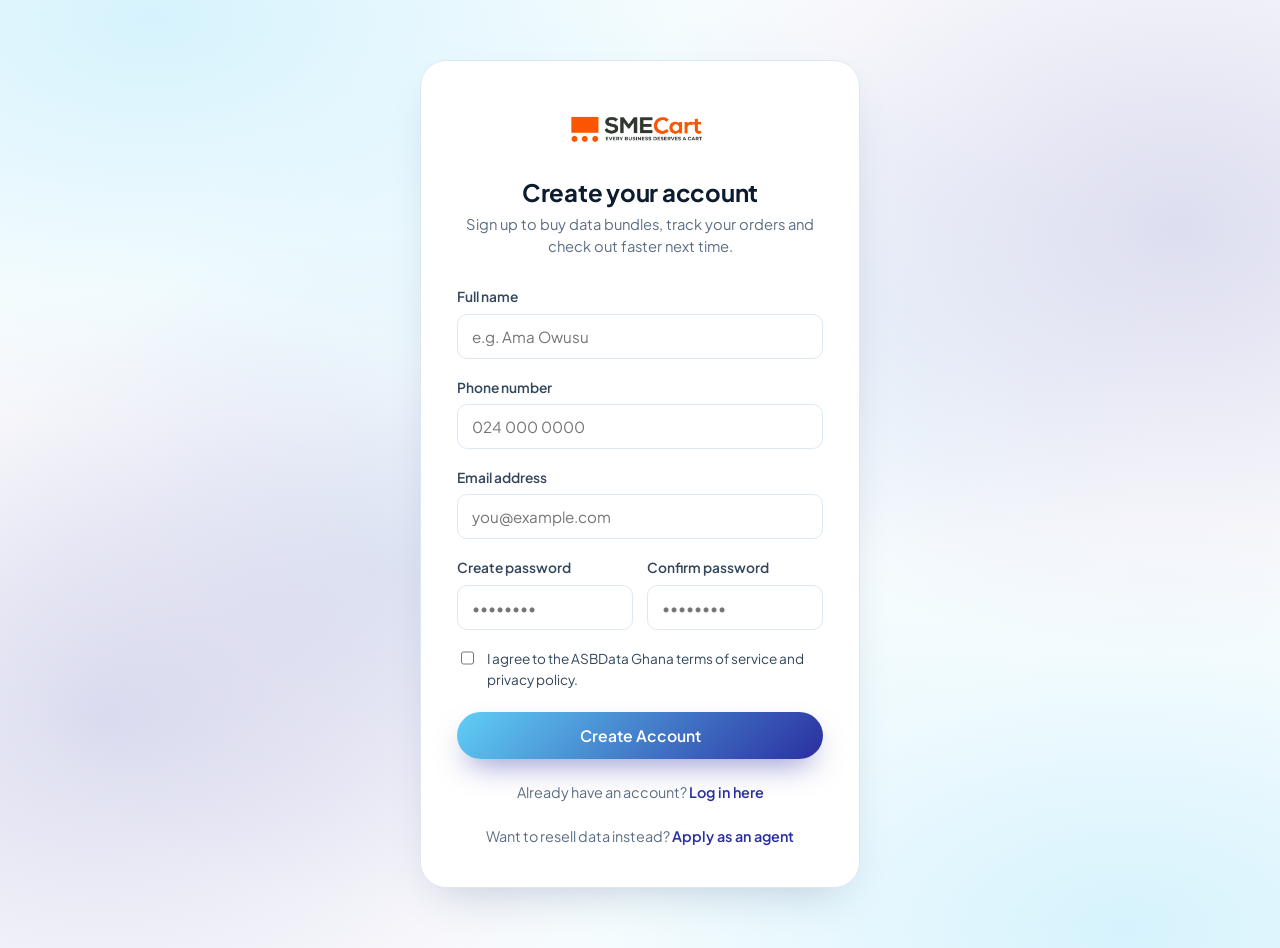
<file: customer-register.html>
<!DOCTYPE html>
<html lang="en">
<head>
<meta charset="UTF-8" />
<meta name="viewport" content="width=device-width, initial-scale=1.0" />
<title>Create an Account | ASBData Ghana</title>
<link rel="icon" href="assets/logo.png" />
<link rel="stylesheet" href="css/styles.css" />
</head>
<body>

<div class="auth-wrap">
  <div class="auth-card">
    <div class="auth-logo">
      <img src="assets/logo.png" alt="ASBData Ghana" />
    </div>
    <h1>Create your account</h1>
    <p class="auth-sub">Sign up to buy data bundles, track your orders and check out faster next time.</p>

    <div id="register-message" class="form-message"></div>

    <form data-mock-submit data-message-target="register-message" data-success-text="Account created. Redirecting…">
      <div class="field">
        <label for="fullname">Full name</label>
        <input id="fullname" type="text" placeholder="e.g. Ama Owusu" required />
      </div>

      <div class="field">
        <label for="phone">Phone number</label>
        <input id="phone" type="tel" placeholder="024 000 0000" required />
      </div>

      <div class="field">
        <label for="email">Email address</label>
        <input id="email" type="email" placeholder="you@example.com" required />
      </div>

      <div class="field-row">
        <div class="field">
          <label for="password">Create password</label>
          <input id="password" type="password" placeholder="••••••••" minlength="6" required />
        </div>
        <div class="field">
          <label for="confirm-password">Confirm password</label>
          <input id="confirm-password" type="password" placeholder="••••••••" minlength="6" required />
        </div>
      </div>

      <label class="checkbox-field">
        <input type="checkbox" required />
        <span>I agree to the ASBData Ghana terms of service and privacy policy.</span>
      </label>

      <button type="submit" class="btn btn-primary btn-block">Create Account</button>
    </form>

    <div class="form-foot">
      Already have an account? <a href="index.html#signin">Log in here</a>
    </div>
    <div class="form-foot">
      Want to resell data instead? <a href="agent-register.html">Apply as an agent</a>
    </div>
  </div>
</div>

<script src="js/main.js"></script>
<script>
  document.querySelector('form[data-mock-submit]').addEventListener('submit', () => {
    const name = document.getElementById('fullname').value;
    localStorage.setItem('asb_user', JSON.stringify({ name, id: document.getElementById('email').value }));
    setTimeout(() => {
      const hasOrder = sessionStorage.getItem('asb_order');
      window.location.href = hasOrder ? 'checkout.html' : 'index.html';
    }, 900);
  });
</script>
</body>
</html>
</file>
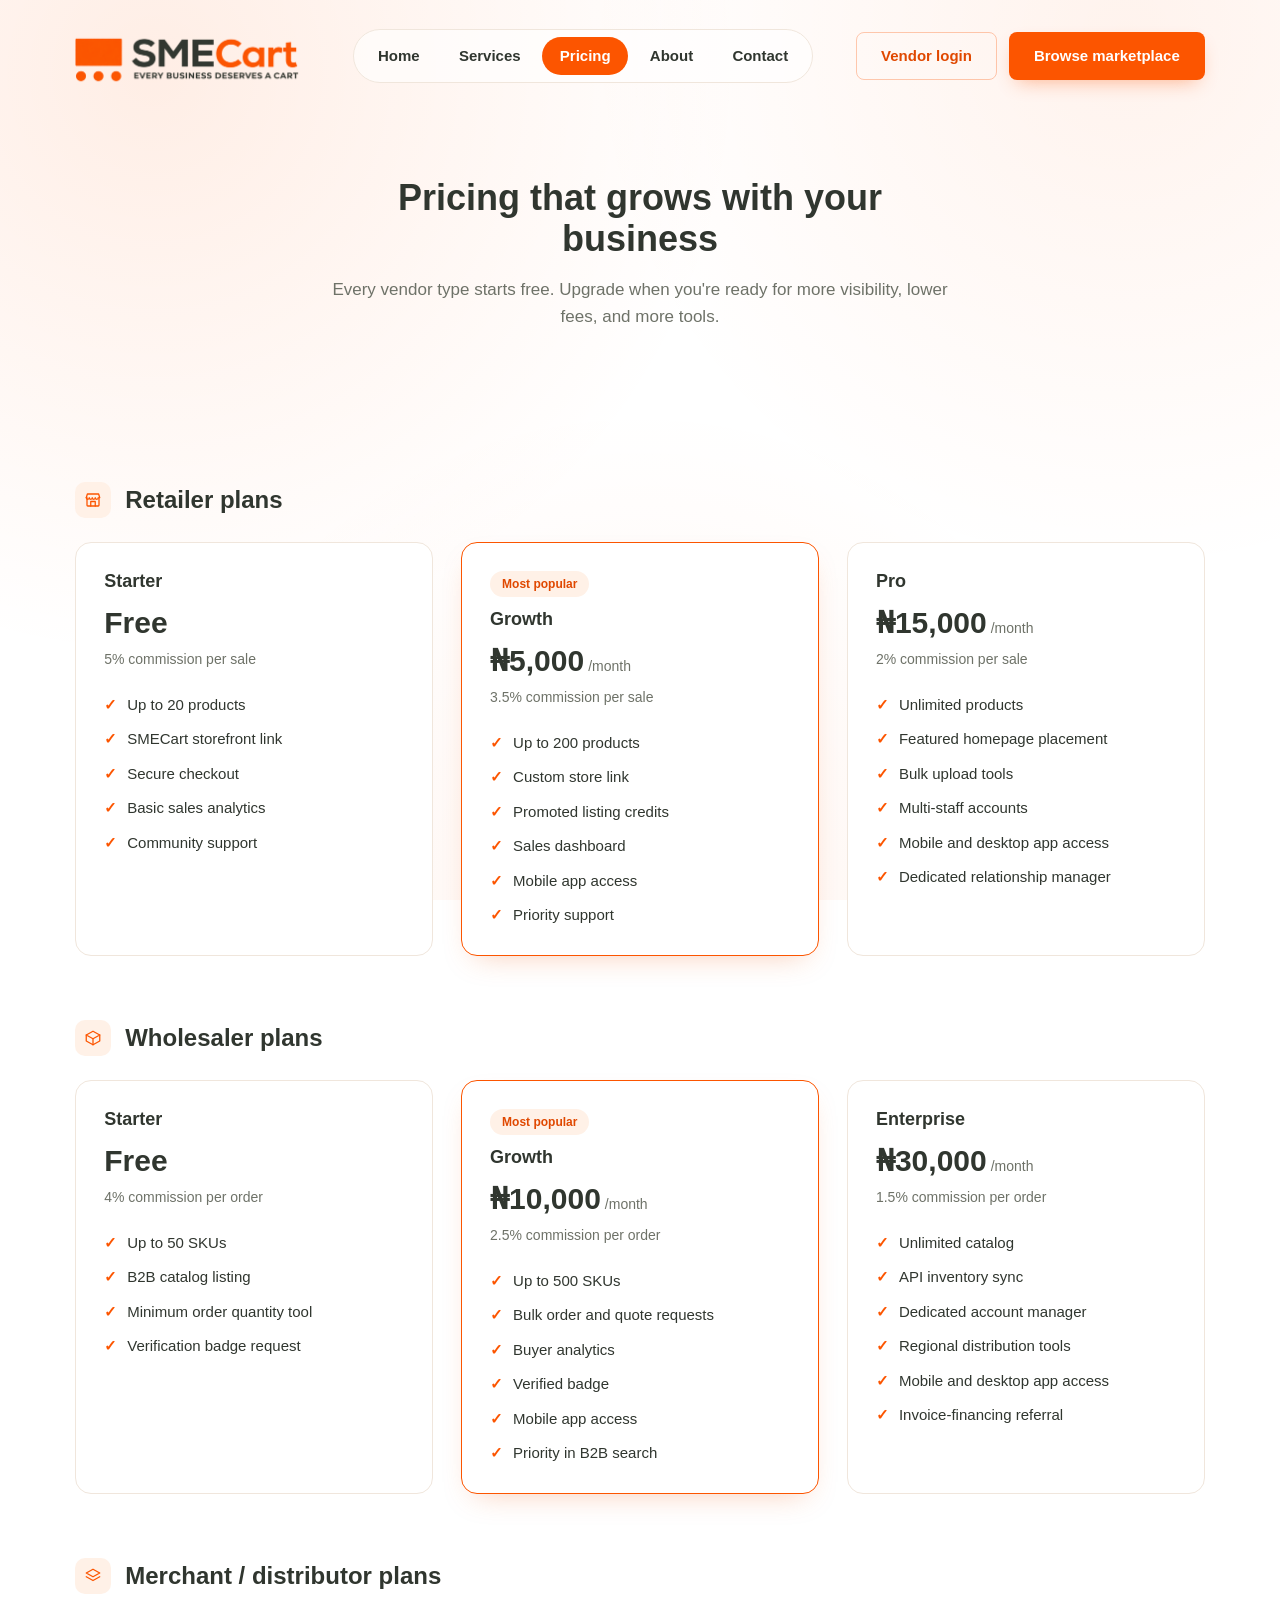
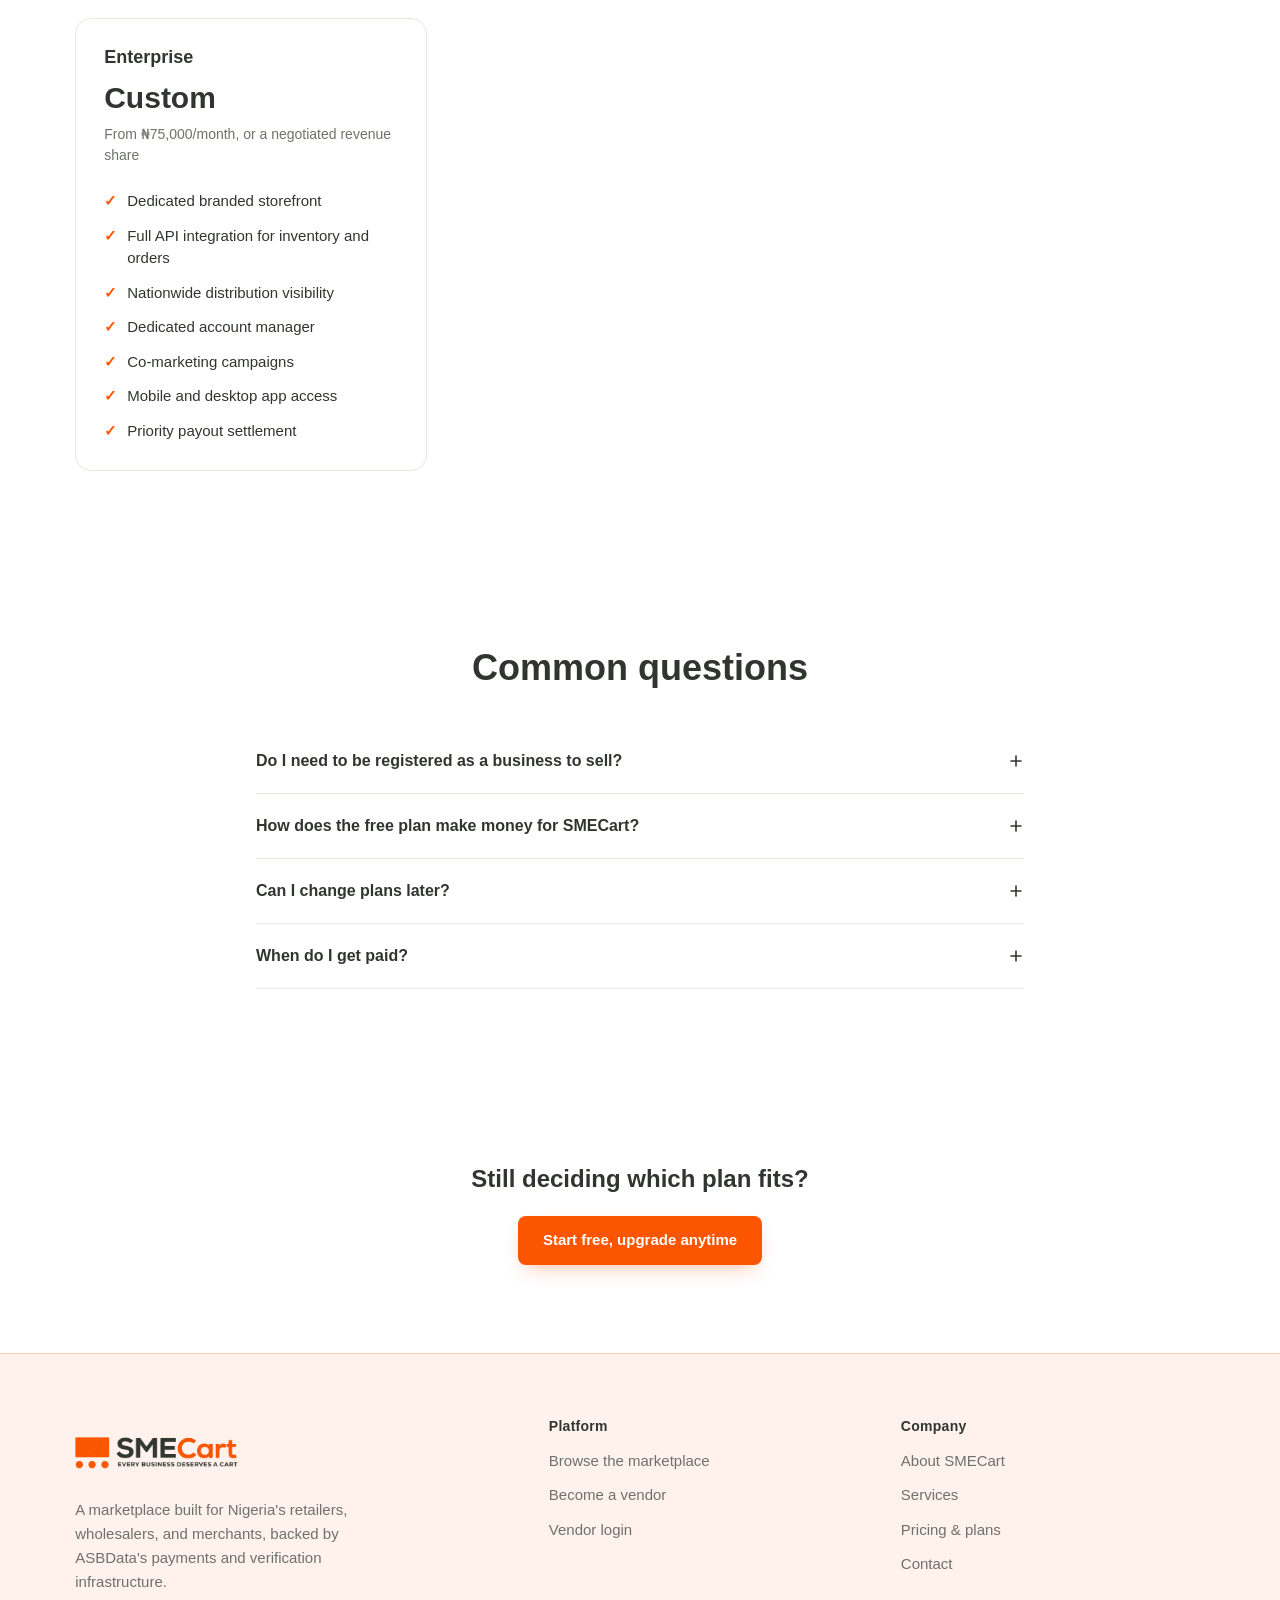
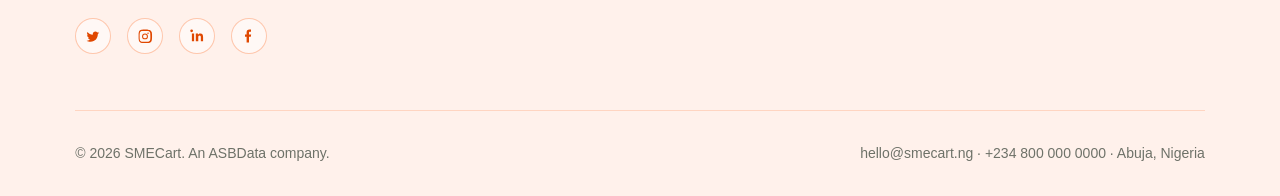
<file: pricing.html>
<!doctype html>
<html lang="en">
<head>
  <meta charset="UTF-8" />
  <meta name="viewport" content="width=device-width, initial-scale=1.0" />
  <title>Pricing &amp; Plans | SMECart</title>
  <meta name="description" content="SMECart pricing for retailers, wholesalers, and merchants. Every vendor type starts free." />
  <link rel="icon" type="image/png" href="/assets/favicon.png" />
  <link rel="stylesheet" href="/css/base.css" />
  <link rel="stylesheet" href="/css/layout.css" />
  <link rel="stylesheet" href="/css/components.css" />
  <link rel="stylesheet" href="/css/icons.css" />
</head>
<body data-page="pricing">
  <div id="navbar-placeholder"></div>

  <main>
    <section class="section--tight">
      <div class="container">
        <div class="section-heading section-heading--center" style="max-width:640px">
          <h2>Pricing that grows with your business</h2>
          <p>Every vendor type starts free. Upgrade when you're ready for more visibility, lower fees, and more tools.</p>
        </div>
      </div>
    </section>

    <section class="section">
      <div class="container">

        <div class="pricing-group">
          <div style="display:flex;align-items:center;gap:0.875rem"><span class="icon-badge icon-badge--orange icon-badge--sm" data-icon="storefront"></span><h3 style="margin:0">Retailer plans</h3></div>
          <div class="grid grid--3" style="margin-top:1.5rem">
            <div class="plan-card">
              <h4>Starter</h4>
              <div class="plan-card__price"><strong>Free</strong></div>
              <p class="plan-card__commission">5% commission per sale</p>
              <ul class="plan-card__features">
                <li>Up to 20 products</li>
                <li>SMECart storefront link</li>
                <li>Secure checkout</li>
                <li>Basic sales analytics</li>
                <li>Community support</li>
              </ul>
            </div>
            <div class="plan-card plan-card--highlight">
              <span class="plan-card__badge">Most popular</span>
              <h4>Growth</h4>
              <div class="plan-card__price"><strong>&#8358;5,000</strong><span>/month</span></div>
              <p class="plan-card__commission">3.5% commission per sale</p>
              <ul class="plan-card__features">
                <li>Up to 200 products</li>
                <li>Custom store link</li>
                <li>Promoted listing credits</li>
                <li>Sales dashboard</li>
                <li>Mobile app access</li>
                <li>Priority support</li>
              </ul>
            </div>
            <div class="plan-card">
              <h4>Pro</h4>
              <div class="plan-card__price"><strong>&#8358;15,000</strong><span>/month</span></div>
              <p class="plan-card__commission">2% commission per sale</p>
              <ul class="plan-card__features">
                <li>Unlimited products</li>
                <li>Featured homepage placement</li>
                <li>Bulk upload tools</li>
                <li>Multi-staff accounts</li>
                <li>Mobile and desktop app access</li>
                <li>Dedicated relationship manager</li>
              </ul>
            </div>
          </div>
        </div>

        <div class="pricing-group">
          <div style="display:flex;align-items:center;gap:0.875rem"><span class="icon-badge icon-badge--orange icon-badge--sm" data-icon="bulk"></span><h3 style="margin:0">Wholesaler plans</h3></div>
          <div class="grid grid--3" style="margin-top:1.5rem">
            <div class="plan-card">
              <h4>Starter</h4>
              <div class="plan-card__price"><strong>Free</strong></div>
              <p class="plan-card__commission">4% commission per order</p>
              <ul class="plan-card__features">
                <li>Up to 50 SKUs</li>
                <li>B2B catalog listing</li>
                <li>Minimum order quantity tool</li>
                <li>Verification badge request</li>
              </ul>
            </div>
            <div class="plan-card plan-card--highlight">
              <span class="plan-card__badge">Most popular</span>
              <h4>Growth</h4>
              <div class="plan-card__price"><strong>&#8358;10,000</strong><span>/month</span></div>
              <p class="plan-card__commission">2.5% commission per order</p>
              <ul class="plan-card__features">
                <li>Up to 500 SKUs</li>
                <li>Bulk order and quote requests</li>
                <li>Buyer analytics</li>
                <li>Verified badge</li>
                <li>Mobile app access</li>
                <li>Priority in B2B search</li>
              </ul>
            </div>
            <div class="plan-card">
              <h4>Enterprise</h4>
              <div class="plan-card__price"><strong>&#8358;30,000</strong><span>/month</span></div>
              <p class="plan-card__commission">1.5% commission per order</p>
              <ul class="plan-card__features">
                <li>Unlimited catalog</li>
                <li>API inventory sync</li>
                <li>Dedicated account manager</li>
                <li>Regional distribution tools</li>
                <li>Mobile and desktop app access</li>
                <li>Invoice-financing referral</li>
              </ul>
            </div>
          </div>
        </div>

        <div class="pricing-group">
          <div style="display:flex;align-items:center;gap:0.875rem"><span class="icon-badge icon-badge--orange icon-badge--sm" data-icon="layers"></span><h3 style="margin:0">Merchant / distributor plans</h3></div>
          <div style="margin-top:1.5rem;max-width:22rem">
            <div class="plan-card">
              <h4>Enterprise</h4>
              <div class="plan-card__price"><strong>Custom</strong></div>
              <p class="plan-card__commission">From &#8358;75,000/month, or a negotiated revenue share</p>
              <ul class="plan-card__features">
                <li>Dedicated branded storefront</li>
                <li>Full API integration for inventory and orders</li>
                <li>Nationwide distribution visibility</li>
                <li>Dedicated account manager</li>
                <li>Co-marketing campaigns</li>
                <li>Mobile and desktop app access</li>
                <li>Priority payout settlement</li>
              </ul>
            </div>
          </div>
        </div>

      </div>
    </section>

    <section class="section">
      <div class="container">
        <div class="section-heading section-heading--center" style="max-width:640px">
          <h2>Common questions</h2>
        </div>

        <div class="faq" style="margin-top:2.5rem">
          <details class="faq-item">
            <summary>Do I need to be registered as a business to sell?
              <svg class="icon" width="16" height="16" viewBox="0 0 16 16" fill="none" aria-hidden="true"><path d="M8 3v10M3 8h10" stroke="currentColor" stroke-width="1.6" stroke-linecap="round" /></svg>
            </summary>
            <p>Retailers can start with just a valid means of identification. Wholesalers and merchants need business registration details as part of verification.</p>
          </details>
          <details class="faq-item">
            <summary>How does the free plan make money for SMECart?
              <svg class="icon" width="16" height="16" viewBox="0 0 16 16" fill="none" aria-hidden="true"><path d="M8 3v10M3 8h10" stroke="currentColor" stroke-width="1.6" stroke-linecap="round" /></svg>
            </summary>
            <p>Free plans carry a slightly higher commission on completed sales. As you upgrade, the commission drops and you unlock more tools.</p>
          </details>
          <details class="faq-item">
            <summary>Can I change plans later?
              <svg class="icon" width="16" height="16" viewBox="0 0 16 16" fill="none" aria-hidden="true"><path d="M8 3v10M3 8h10" stroke="currentColor" stroke-width="1.6" stroke-linecap="round" /></svg>
            </summary>
            <p>Yes. You can upgrade or downgrade at any time from your vendor dashboard, and changes apply from your next billing cycle.</p>
          </details>
          <details class="faq-item">
            <summary>When do I get paid?
              <svg class="icon" width="16" height="16" viewBox="0 0 16 16" fill="none" aria-hidden="true"><path d="M8 3v10M3 8h10" stroke="currentColor" stroke-width="1.6" stroke-linecap="round" /></svg>
            </summary>
            <p>Funds are held securely until an order is confirmed, then released to your wallet. Paid plans get faster settlement times.</p>
          </details>
        </div>
      </div>
    </section>

    <section class="section text-center">
      <div class="container">
        <h2 style="font-size:1.5rem;font-weight:700">Still deciding which plan fits?</h2>
        <div style="margin-top:1.5rem">
          <a class="btn btn--primary" data-external="vendorSignup">Start free, upgrade anytime</a>
        </div>
      </div>
    </section>
  </main>

  <div id="footer-placeholder"></div>

  <script type="module" src="/js/include.js"></script>
  <script type="module" src="/js/icons.js"></script>
</body>
</html>
</file>
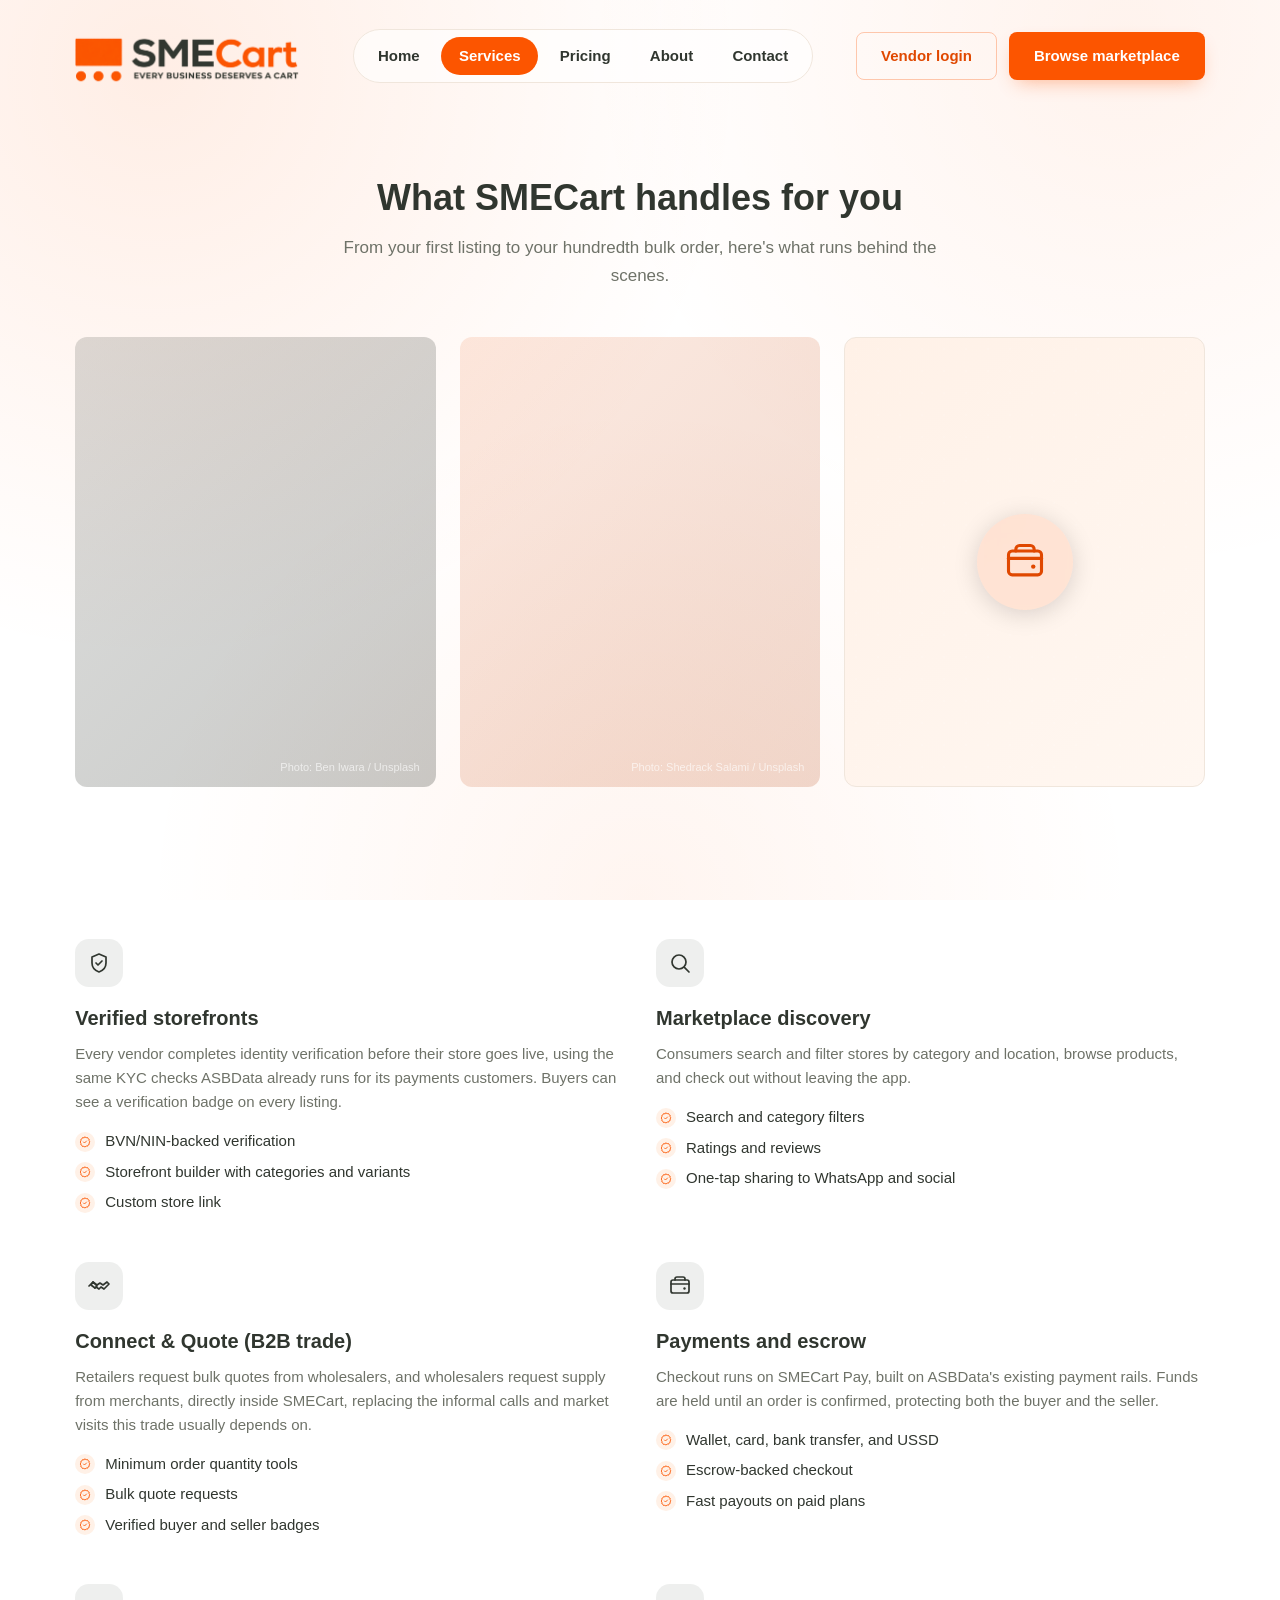
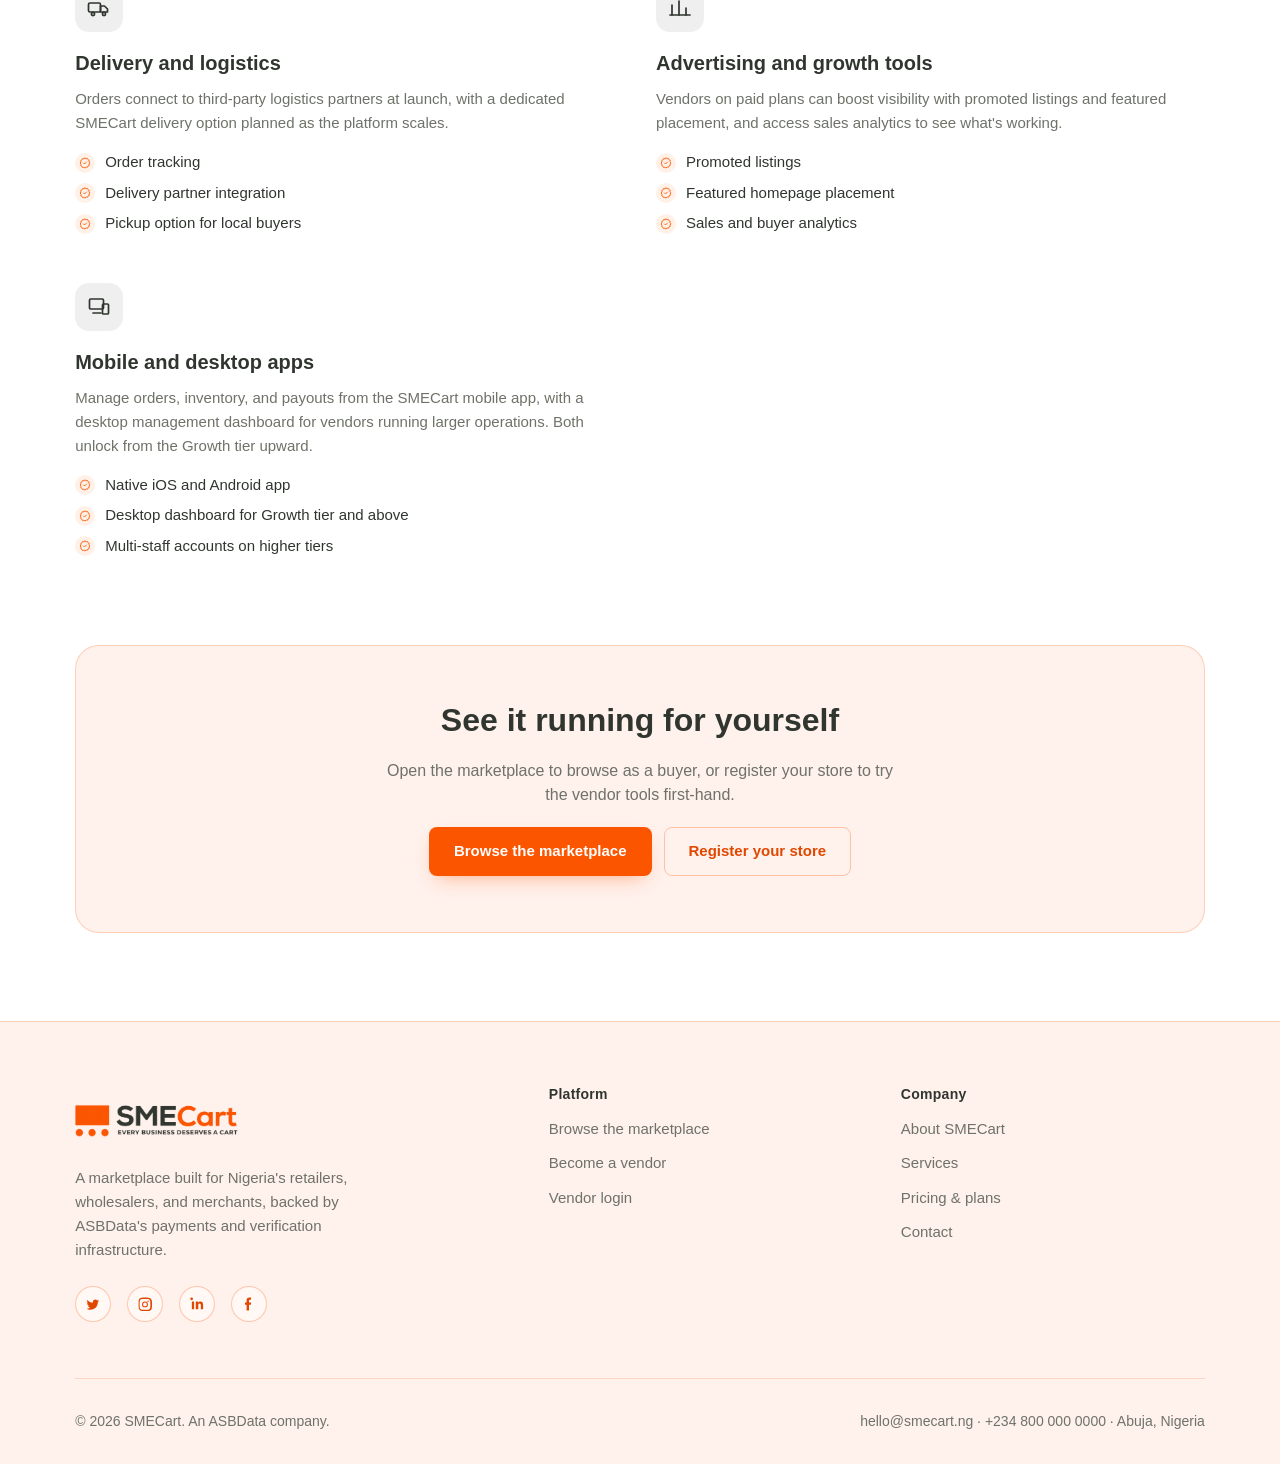
<file: services.html>
<!doctype html>
<html lang="en">
<head>
  <meta charset="UTF-8" />
  <meta name="viewport" content="width=device-width, initial-scale=1.0" />
  <title>Services | SMECart</title>
  <meta name="description" content="What SMECart handles for your store: verified storefronts, marketplace discovery, B2B Connect & Quote, secure payments, logistics, and mobile/desktop apps." />
  <link rel="icon" type="image/png" href="/assets/favicon.png" />
  <link rel="stylesheet" href="/css/base.css" />
  <link rel="stylesheet" href="/css/layout.css" />
  <link rel="stylesheet" href="/css/components.css" />
  <link rel="stylesheet" href="/css/icons.css" />
</head>
<body data-page="services">
  <div id="navbar-placeholder"></div>

  <main>
    <section class="section--tight">
      <div class="container">
        <div class="section-heading section-heading--center" style="max-width:640px">
          <h2>What SMECart handles for you</h2>
          <p>From your first listing to your hundredth bulk order, here's what runs behind the scenes.</p>
        </div>
        <div class="services-hero-strip">
          <div class="illustration illustration--dark illustration--photo" style="background-image:url('https://images.unsplash.com/photo-1765584830351-b751c8937c75?fm=jpg&q=70&w=1000&auto=format&fit=crop')">
            <span class="illustration__credit">Photo: Ben Iwara / Unsplash</span>
          </div>
          <div class="illustration illustration--orange illustration--photo" style="background-image:url('https://images.unsplash.com/photo-1658402834638-c6f65944b551?fm=jpg&q=70&w=1000&auto=format&fit=crop')">
            <span class="illustration__credit">Photo: Shedrack Salami / Unsplash</span>
          </div>
          <div class="illustration illustration--mist">
            <div class="illustration__icon" data-icon="wallet"></div>
          </div>
        </div>
      </div>
    </section>

    <section class="section">
      <div class="container">
        <div class="detail-grid">
          <div class="detail-block">
            <span class="icon-badge icon-badge--dark" data-icon="shield"></span>
            <h3>Verified storefronts</h3>
            <p>Every vendor completes identity verification before their store goes live, using the same KYC checks ASBData already runs for its payments customers. Buyers can see a verification badge on every listing.</p>
            <ul class="detail-list">
              <li><span class="icon-check" data-icon="badgeCheck"></span>BVN/NIN-backed verification</li>
              <li><span class="icon-check" data-icon="badgeCheck"></span>Storefront builder with categories and variants</li>
              <li><span class="icon-check" data-icon="badgeCheck"></span>Custom store link</li>
            </ul>
          </div>

          <div class="detail-block">
            <span class="icon-badge icon-badge--dark" data-icon="search"></span>
            <h3>Marketplace discovery</h3>
            <p>Consumers search and filter stores by category and location, browse products, and check out without leaving the app.</p>
            <ul class="detail-list">
              <li><span class="icon-check" data-icon="badgeCheck"></span>Search and category filters</li>
              <li><span class="icon-check" data-icon="badgeCheck"></span>Ratings and reviews</li>
              <li><span class="icon-check" data-icon="badgeCheck"></span>One-tap sharing to WhatsApp and social</li>
            </ul>
          </div>

          <div class="detail-block">
            <span class="icon-badge icon-badge--dark" data-icon="handshake"></span>
            <h3>Connect &amp; Quote (B2B trade)</h3>
            <p>Retailers request bulk quotes from wholesalers, and wholesalers request supply from merchants, directly inside SMECart, replacing the informal calls and market visits this trade usually depends on.</p>
            <ul class="detail-list">
              <li><span class="icon-check" data-icon="badgeCheck"></span>Minimum order quantity tools</li>
              <li><span class="icon-check" data-icon="badgeCheck"></span>Bulk quote requests</li>
              <li><span class="icon-check" data-icon="badgeCheck"></span>Verified buyer and seller badges</li>
            </ul>
          </div>

          <div class="detail-block">
            <span class="icon-badge icon-badge--dark" data-icon="wallet"></span>
            <h3>Payments and escrow</h3>
            <p>Checkout runs on SMECart Pay, built on ASBData's existing payment rails. Funds are held until an order is confirmed, protecting both the buyer and the seller.</p>
            <ul class="detail-list">
              <li><span class="icon-check" data-icon="badgeCheck"></span>Wallet, card, bank transfer, and USSD</li>
              <li><span class="icon-check" data-icon="badgeCheck"></span>Escrow-backed checkout</li>
              <li><span class="icon-check" data-icon="badgeCheck"></span>Fast payouts on paid plans</li>
            </ul>
          </div>

          <div class="detail-block">
            <span class="icon-badge icon-badge--dark" data-icon="truck"></span>
            <h3>Delivery and logistics</h3>
            <p>Orders connect to third-party logistics partners at launch, with a dedicated SMECart delivery option planned as the platform scales.</p>
            <ul class="detail-list">
              <li><span class="icon-check" data-icon="badgeCheck"></span>Order tracking</li>
              <li><span class="icon-check" data-icon="badgeCheck"></span>Delivery partner integration</li>
              <li><span class="icon-check" data-icon="badgeCheck"></span>Pickup option for local buyers</li>
            </ul>
          </div>

          <div class="detail-block">
            <span class="icon-badge icon-badge--dark" data-icon="chart"></span>
            <h3>Advertising and growth tools</h3>
            <p>Vendors on paid plans can boost visibility with promoted listings and featured placement, and access sales analytics to see what's working.</p>
            <ul class="detail-list">
              <li><span class="icon-check" data-icon="badgeCheck"></span>Promoted listings</li>
              <li><span class="icon-check" data-icon="badgeCheck"></span>Featured homepage placement</li>
              <li><span class="icon-check" data-icon="badgeCheck"></span>Sales and buyer analytics</li>
            </ul>
          </div>

          <div class="detail-block">
            <span class="icon-badge icon-badge--dark" data-icon="devices"></span>
            <h3>Mobile and desktop apps</h3>
            <p>Manage orders, inventory, and payouts from the SMECart mobile app, with a desktop management dashboard for vendors running larger operations. Both unlock from the Growth tier upward.</p>
            <ul class="detail-list">
              <li><span class="icon-check" data-icon="badgeCheck"></span>Native iOS and Android app</li>
              <li><span class="icon-check" data-icon="badgeCheck"></span>Desktop dashboard for Growth tier and above</li>
              <li><span class="icon-check" data-icon="badgeCheck"></span>Multi-staff accounts on higher tiers</li>
            </ul>
          </div>
        </div>
      </div>
    </section>

    <section class="section" style="padding-top:0">
      <div class="container">
        <div class="cta-banner cta-banner--dark">
          <h2>See it running for yourself</h2>
          <p>Open the marketplace to browse as a buyer, or register your store to try the vendor tools first-hand.</p>
          <div class="cta-banner__actions">
            <a class="btn btn--primary" data-external="marketplace">Browse the marketplace</a>
            <a class="btn btn--ghost" data-external="vendorSignup">Register your store</a>
          </div>
        </div>
      </div>
    </section>
  </main>

  <div id="footer-placeholder"></div>

  <script type="module" src="/js/include.js"></script>
  <script type="module" src="/js/icons.js"></script>
</body>
</html>
</file>
<file: css/base.css>
/* ===== Design tokens ===== */
:root {
  --dark-500: #30362F;
  --dark-700: #20241C;

  --orange-50: #FFF1E7;
  --orange-100: #FFE1CC;
  --orange-300: #FF9A57;
  --orange-500: #FC5500;
  --orange-600: #E04800;
  --orange-700: #BD3C00;

  --ink: #30362F;
  --slate: #6E7268;
  --mist: #FFF7F1;
  --line: #F0E6DC;
  --white: #FFFFFF;

  --font-display: -apple-system, BlinkMacSystemFont, "Segoe UI", Roboto, Helvetica, Arial, sans-serif, "Apple Color Emoji", "Segoe UI Emoji";
  --font-body: -apple-system, BlinkMacSystemFont, "Segoe UI", Roboto, Helvetica, Arial, sans-serif, "Apple Color Emoji", "Segoe UI Emoji";

  --container-width: 1440px;
  --radius-lg: 1rem;
  --radius-button: 0.5rem;
  --radius-full: 999px;
  --shadow-md: 0 10px 30px -12px rgba(48, 54, 47, 0.16);
  --shadow-lg: 0 24px 60px -20px rgba(48, 54, 47, 0.26);
}

/* ===== Reset ===== */
*,
*::before,
*::after {
  box-sizing: border-box;
}

html {
  scroll-behavior: smooth;
}

body {
  margin: 0;
  font-family: var(--font-body);
  color: var(--ink);
  line-height: 1.5;
  -webkit-font-smoothing: antialiased;

  /* Single, persistent gradient background for the whole site (not just
     the hero). Fixed attachment keeps the tint consistent as the page
     scrolls, rather than stretching/fading out on tall pages. */
  background-color: #FFFFFF;
  background-image:
    radial-gradient(circle at 12% 8%, rgba(252, 85, 0, 0.10) 0%, transparent 42%),
    radial-gradient(circle at 88% 4%, rgba(252, 85, 0, 0.07) 0%, transparent 38%),
    radial-gradient(circle at 50% 100%, rgba(252, 85, 0, 0.06) 0%, transparent 45%);
  background-attachment: fixed;
  background-size: 100% 100%;
}

img {
  max-width: 100%;
  display: block;
}

a {
  color: inherit;
  text-decoration: none;
}

ul {
  margin: 0;
  padding: 0;
  list-style: none;
}

h1, h2, h3, h4 {
  font-family: var(--font-display);
  margin: 0;
  color: var(--ink);
  line-height: 1.15;
}

p {
  margin: 0;
}

button, input, textarea, select {
  font: inherit;
  color: inherit;
}

@media (prefers-reduced-motion: reduce) {
  * {
    animation-duration: 0.01ms !important;
    transition-duration: 0.01ms !important;
    scroll-behavior: auto !important;
  }
}

:focus-visible {
  outline: 2px solid var(--orange-500);
  outline-offset: 2px;
}

/* ===== Layout helpers ===== */
.container {
  width: 92%;
  max-width: var(--container-width);
  margin-inline: auto;
  padding-inline: 1.5rem;
}

.section {
  padding-block: 5.5rem;
}

.section--tight {
  padding-block: 4rem;
}

.bg-mist { background: var(--mist); }
.bg-dark { background: var(--dark-500); color: var(--white); }

.section-heading {
  max-width: 640px;
}

.section-heading--center {
  margin-inline: auto;
  text-align: center;
}

.section-heading h2 {
  font-size: clamp(1.75rem, 1.4rem + 1.4vw, 2.25rem);
  font-weight: 700;
}

.section-heading p {
  margin-top: 1rem;
  color: var(--slate);
  font-size: 1.0625rem;
  line-height: 1.6;
}

.section-heading--light h2 { color: var(--white); }
.section-heading--light p { color: rgba(255, 255, 255, 0.75); }

/* ===== Buttons ===== */
.btn {
  display: inline-flex;
  align-items: center;
  justify-content: center;
  gap: 0.5rem;
  border-radius: var(--radius-button);
  padding: 0.75rem 1.5rem;
  font-weight: 600;
  font-size: 0.9375rem;
  border: 1px solid transparent;
  cursor: pointer;
  transition: background-color 0.15s ease, border-color 0.15s ease, color 0.15s ease;
  white-space: nowrap;
}

.btn--primary {
  background: var(--orange-500);
  color: var(--white);
  box-shadow: 0 8px 20px -8px rgba(252, 85, 0, 0.45);
}
.btn--primary:hover { background: var(--orange-600); }

.btn--secondary {
  background: var(--dark-500);
  color: var(--white);
}
.btn--secondary:hover { background: var(--dark-700); }

.btn--ghost {
  background: transparent;
  color: var(--orange-600);
  border-color: rgba(252, 85, 0, 0.3);
}
.btn--ghost:hover {
  border-color: var(--orange-500);
  background: var(--orange-50);
}

.btn--ghost-light {
  background: transparent;
  color: var(--white);
  border-color: rgba(255, 255, 255, 0.3);
}
.btn--ghost-light:hover { background: rgba(255, 255, 255, 0.1); }

.btn--block { width: 100%; }

/* ===== Utility ===== */
.text-center { text-align: center; }
.visually-hidden {
  position: absolute;
  width: 1px;
  height: 1px;
  overflow: hidden;
  clip: rect(0 0 0 0);
  white-space: nowrap;
}
</file>
<file: css/layout.css>
/* ===== Navbar ===== */
/* The navbar is injected into #navbar-placeholder by include.js. That
   wrapper div must not participate in normal box layout, or its
   auto-sized height (exactly matching the header) leaves the sticky
   header no room to actually "stick" as the page scrolls. */
#navbar-placeholder {
  display: contents;
}

/* Transparent by default; gains a background, blur, and shadow only once
   the page has scrolled (see js/include.js, which toggles .navbar--scrolled). */
.navbar {
  position: sticky;
  top: 0;
  z-index: 50;
  background: transparent;
  border-bottom: 1px solid transparent;
  transition: background-color 0.25s ease, border-color 0.25s ease, box-shadow 0.25s ease;
}

.navbar--scrolled {
  background: rgba(255, 255, 255, 0.88);
  backdrop-filter: blur(10px);
  border-bottom-color: var(--line);
  box-shadow: 0 8px 24px -18px rgba(48, 54, 47, 0.25);
}

.navbar__inner {
  display: flex;
  align-items: center;
  justify-content: space-between;
  height: 7rem;
}

.navbar__logo img {
  height: 5.5rem;
  width: auto;
}

.navbar__links {
  display: none;
  align-items: center;
  gap: 0.25rem;
  padding: 0.4rem;
  border: 1px solid var(--line);
  border-radius: var(--radius-full);
  background: rgba(255, 255, 255, 0.6);
}

.navbar__links a {
  font-size: 0.9375rem;
  font-weight: 600;
  color: var(--ink);
  padding: 0.5rem 1.1rem;
  border-radius: var(--radius-full);
  transition: color 0.15s ease, background-color 0.15s ease;
}

.navbar__links a:hover {
  color: var(--orange-600);
  background: var(--orange-50);
}

.navbar__links a[aria-current="page"] {
  color: var(--white);
  background: var(--orange-500);
}

.navbar__actions {
  display: none;
  align-items: center;
  gap: 0.75rem;
}

.navbar__toggle {
  display: inline-flex;
  align-items: center;
  justify-content: center;
  width: 2.5rem;
  height: 2.5rem;
  border-radius: 50%;
  border: 1px solid var(--line);
  background: var(--white);
  color: var(--orange-600);
}

.navbar__mobile {
  display: none;
  border-top: 1px solid var(--line);
  background: var(--white);
  padding: 0.5rem 1.5rem 1.5rem;
}

.navbar__mobile.is-open {
  display: block;
}

.navbar__mobile-links {
  display: flex;
  flex-direction: column;
  gap: 0.25rem;
}

.navbar__mobile-links a {
  padding: 0.75rem 0.75rem;
  border-radius: 0.5rem;
  font-weight: 600;
  font-size: 0.9375rem;
  color: var(--ink);
}

.navbar__mobile-links a[aria-current="page"] {
  background: var(--orange-50);
  color: var(--orange-600);
}

.navbar__mobile-actions {
  margin-top: 1rem;
  display: flex;
  flex-direction: column;
  gap: 0.75rem;
}

@media (min-width: 1024px) {
  .navbar__links,
  .navbar__actions {
    display: flex;
  }
  .navbar__toggle,
  .navbar__mobile {
    display: none !important;
  }
}

/* ===== Footer ===== */
/* Glass-style translucent orange panel: low-opacity orange fill with a
   heavy blur, so the page gradient still shows through underneath. Text
   uses the dark palette (not white) since the panel itself is light. */
.footer {
  position: relative;
  background: rgba(252, 85, 0, 0.08);
  backdrop-filter: blur(28px);
  -webkit-backdrop-filter: blur(28px);
  border-top: 1px solid rgba(252, 85, 0, 0.22);
  color: var(--ink);
  padding-block: 4rem 2rem;
}

.footer__grid {
  display: grid;
  gap: 3rem;
  grid-template-columns: 1fr;
}

.footer__logo img {
  height: 4rem;
}

.footer__about {
  margin-top: 1rem;
  max-width: 320px;
  font-size: 0.9375rem;
  color: var(--slate);
  line-height: 1.6;
}

.footer__social {
  margin-top: 1.5rem;
  display: flex;
  gap: 1rem;
}

.footer__social a {
  display: inline-flex;
  align-items: center;
  justify-content: center;
  width: 2.25rem;
  height: 2.25rem;
  border-radius: 50%;
  border: 1px solid rgba(252, 85, 0, 0.3);
  background: rgba(255, 255, 255, 0.5);
  color: var(--orange-600);
  transition: color 0.15s ease, border-color 0.15s ease, background-color 0.15s ease;
}

.footer__social a:hover {
  color: var(--white);
  background: var(--orange-500);
  border-color: var(--orange-500);
}

.footer__heading {
  font-family: var(--font-display);
  font-size: 0.875rem;
  font-weight: 600;
  letter-spacing: 0.02em;
  color: var(--ink);
}

.footer__links {
  margin-top: 1rem;
  display: flex;
  flex-direction: column;
  gap: 0.75rem;
}

.footer__links a {
  font-size: 0.9375rem;
  color: var(--slate);
  transition: color 0.15s ease;
}

.footer__links a:hover {
  color: var(--orange-600);
}

.footer__bottom {
  margin-top: 3.5rem;
  padding-top: 2rem;
  border-top: 1px solid rgba(252, 85, 0, 0.18);
  display: flex;
  flex-direction: column;
  gap: 1rem;
  font-size: 0.875rem;
  color: var(--slate);
}

@media (min-width: 1024px) {
  .footer__grid {
    grid-template-columns: 1.4fr 1fr 1fr;
  }
  .footer__bottom {
    flex-direction: row;
    align-items: center;
    justify-content: space-between;
  }
}
</file>
<file: css/components.css>
/* ===== Hero ===== */
.hero {
  padding-block: 4rem 5rem;
}

.hero__grid {
  display: grid;
  gap: 3.5rem;
  align-items: center;
}

.hero h1 {
  font-size: clamp(2.25rem, 1.8rem + 2vw, 3.25rem);
  font-weight: 800;
  line-height: 1.1;
}

.hero p {
  margin-top: 1.5rem;
  max-width: 32rem;
  font-size: 1.125rem;
  line-height: 1.6;
  color: var(--slate);
}

.hero__actions {
  margin-top: 2rem;
  display: flex;
  flex-direction: column;
  gap: 0.75rem;
}

@media (min-width: 640px) {
  .hero__actions { flex-direction: row; }
}

@media (min-width: 1024px) {
  .hero__grid {
    grid-template-columns: 1fr 1fr;
  }
}

.trust-strip {
  margin-top: 2.5rem;
  display: flex;
  flex-wrap: wrap;
  gap: 1.5rem 2rem;
}

.trust-strip__item {
  display: flex;
  align-items: center;
  gap: 0.625rem;
  font-size: 0.875rem;
  font-weight: 500;
  color: var(--ink);
}

.hero-visual {
  display: flex;
  align-items: center;
  justify-content: center;
}

.hero-visual img {
  width: 100%;
  max-width: 32rem;
  height: auto;
}
.collage {
  position: relative;
  height: 30rem;
  max-width: 26rem;
  width: 100%;
  margin-inline: auto;
}

.store-card {
  position: absolute;
  left: 50%;
  top: 1.5rem;
  width: 18rem;
  transform: translateX(-50%);
  background: var(--white);
  border: 1px solid var(--line);
  border-radius: 1rem;
  padding: 1rem;
  box-shadow: var(--shadow-md);
}

.store-card--1 { transform: translateX(-50%) rotate(-6deg); z-index: 3; }
.store-card--2 { transform: translateX(-50%) translateY(4rem) rotate(3deg); z-index: 2; }
.store-card--3 { transform: translateX(-50%) translateY(10rem) rotate(-2deg); z-index: 1; }

.store-card__top {
  display: flex;
  align-items: center;
  justify-content: space-between;
}

.store-card__category {
  font-size: 0.6875rem;
  font-weight: 700;
  text-transform: uppercase;
  color: var(--slate);
  letter-spacing: 0.02em;
}

.store-card__tag {
  background: var(--orange-50);
  color: var(--orange-600);
  font-size: 0.6875rem;
  font-weight: 700;
  padding: 0.15rem 0.6rem;
  border-radius: var(--radius-full);
}

.store-card__name {
  margin-top: 0.5rem;
  font-weight: 600;
  font-size: 1rem;
}

.store-card__swatches {
  margin-top: 0.75rem;
  display: flex;
  gap: 0.5rem;
}

.store-card__swatches span {
  height: 3rem;
  flex: 1;
  border-radius: 0.5rem;
  opacity: 0.9;
}

.store-card__footer {
  margin-top: 0.75rem;
  display: flex;
  align-items: center;
  justify-content: space-between;
  font-size: 0.75rem;
  color: var(--slate);
}

.store-card__footer strong {
  color: var(--orange-600);
  font-weight: 700;
}

/* ===== Step / feature / segment cards ===== */
.grid {
  display: grid;
  gap: 1.75rem;
}

.grid--3 { grid-template-columns: 1fr; }
.grid--2 { grid-template-columns: 1fr; }

@media (min-width: 640px) {
  .grid--3 { grid-template-columns: repeat(3, 1fr); }
  .grid--2 { grid-template-columns: repeat(2, 1fr); }
}

.step-card {
  border: 1px solid var(--line);
  border-radius: var(--radius-lg);
  padding: 1.75rem;
  background: var(--white);
}

.step-card__number {
  display: block;
  margin-top: 1rem;
  font-family: var(--font-display);
  font-weight: 700;
  font-size: 0.875rem;
  color: var(--orange-500);
}

.step-card h3 {
  margin-top: 0.75rem;
  font-size: 1.125rem;
  font-weight: 600;
}

.step-card p {
  margin-top: 0.5rem;
  font-size: 0.9375rem;
  color: var(--slate);
  line-height: 1.6;
}

.segment-card {
  border: 1px solid var(--line);
  background: var(--white);
  border-radius: var(--radius-lg);
  padding: 1.75rem;
  box-shadow: var(--shadow-md);
}

.segment-card h3 {
  margin-top: 1.25rem;
  color: var(--ink);
  font-size: 1.25rem;
  font-weight: 600;
}

.segment-card > p {
  margin-top: 0.5rem;
  font-size: 0.9375rem;
  color: var(--slate);
  line-height: 1.6;
}

.segment-card ul {
  margin-top: 1.25rem;
  display: flex;
  flex-direction: column;
  gap: 0.625rem;
}

.segment-card li {
  display: flex;
  align-items: center;
  gap: 0.625rem;
  font-size: 0.9375rem;
  color: var(--ink);
}

.dot {
  margin-top: 0.4rem;
  width: 0.375rem;
  height: 0.375rem;
  border-radius: 50%;
  background: var(--orange-500);
  flex-shrink: 0;
}

.feature-card {
  background: var(--mist);
  border-radius: var(--radius-lg);
  padding: 1.75rem;
}

.feature-card h3 {
  margin-top: 1.25rem;
  font-size: 1.125rem;
  font-weight: 600;
}

.feature-card p {
  margin-top: 0.5rem;
  font-size: 0.9375rem;
  color: var(--slate);
  line-height: 1.6;
}

/* ===== CTA banner ===== */
.cta-banner {
  border-radius: 1.5rem;
  padding: 3.5rem 2rem;
  text-align: center;
  display: flex;
  flex-direction: column;
  align-items: center;
  gap: 1.25rem;
}

.cta-banner--orange {
  background: var(--orange-500);
}

.cta-banner--dark {
  background: rgba(252, 85, 0, 0.08);
  backdrop-filter: blur(28px);
  -webkit-backdrop-filter: blur(28px);
  border: 1px solid rgba(252, 85, 0, 0.22);
}

.cta-banner--photo {
  position: relative;
  background-size: cover;
  background-position: center;
}

.cta-banner--photo::before {
  content: "";
  position: absolute;
  inset: 0;
  border-radius: inherit;
}

.cta-banner--photo.cta-banner--orange::before {
  background: linear-gradient(135deg, rgba(238, 96, 28, 0.55), rgba(179, 62, 9, 0.65));
}

.cta-banner--photo > * {
  position: relative;
  z-index: 1;
}

.cta-banner h2 {
  color: var(--white);
  font-size: clamp(1.5rem, 1.3rem + 1vw, 2rem);
  font-weight: 700;
}

.cta-banner p {
  max-width: 32rem;
  color: rgba(255, 255, 255, 0.85);
}

.cta-banner--dark h2 {
  color: var(--ink);
}

.cta-banner--dark p {
  color: var(--slate);
}

.cta-banner__actions {
  display: flex;
  flex-direction: column;
  gap: 0.75rem;
}

@media (min-width: 640px) {
  .cta-banner__actions { flex-direction: row; }
}

/* ===== Pricing ===== */
.pricing-group + .pricing-group {
  margin-top: 4rem;
}

.pricing-group h3 {
  font-size: 1.5rem;
  font-weight: 600;
}

.plan-card {
  border: 1px solid var(--line);
  border-radius: var(--radius-lg);
  padding: 1.75rem;
  background: var(--white);
  display: flex;
  flex-direction: column;
}

.plan-card--highlight {
  border-color: var(--orange-500);
  box-shadow: 0 12px 30px -14px rgba(238, 96, 28, 0.35);
}

.plan-card__badge {
  align-self: flex-start;
  background: var(--orange-50);
  color: var(--orange-600);
  font-size: 0.75rem;
  font-weight: 700;
  padding: 0.25rem 0.75rem;
  border-radius: var(--radius-full);
  margin-bottom: 0.75rem;
}

.plan-card h4 {
  font-size: 1.125rem;
  font-weight: 600;
}

.plan-card__price {
  margin-top: 0.5rem;
  display: flex;
  align-items: baseline;
  gap: 0.25rem;
}

.plan-card__price strong {
  font-family: var(--font-display);
  font-size: 1.875rem;
  font-weight: 700;
}

.plan-card__price span {
  font-size: 0.875rem;
  color: var(--slate);
}

.plan-card__commission {
  margin-top: 0.25rem;
  font-size: 0.875rem;
  color: var(--slate);
}

.plan-card__features {
  margin-top: 1.5rem;
  display: flex;
  flex-direction: column;
  gap: 0.75rem;
  flex: 1;
}

.plan-card__features li {
  display: flex;
  align-items: flex-start;
  gap: 0.625rem;
  font-size: 0.9375rem;
}

.plan-card__features li::before {
  content: "\2713";
  color: var(--orange-500);
  font-weight: 700;
  flex-shrink: 0;
}

/* ===== FAQ ===== */
.faq {
  max-width: 48rem;
  margin-inline: auto;
}

.faq-item {
  border-bottom: 1px solid var(--line);
  padding-block: 1.25rem;
}

.faq-item summary {
  display: flex;
  align-items: center;
  justify-content: space-between;
  cursor: pointer;
  list-style: none;
  font-family: var(--font-display);
  font-weight: 600;
  font-size: 1rem;
}

.faq-item summary::-webkit-details-marker { display: none; }

.faq-item summary .icon {
  transition: transform 0.15s ease;
  flex-shrink: 0;
}

.faq-item[open] summary .icon {
  transform: rotate(45deg);
}

.faq-item p {
  margin-top: 0.75rem;
  font-size: 0.9375rem;
  color: var(--slate);
  line-height: 1.6;
}

/* ===== Forms ===== */
.form-card {
  border: 1px solid var(--line);
  border-radius: var(--radius-lg);
  padding: 1.75rem;
  background: var(--white);
}

.form-row {
  display: grid;
  gap: 1.25rem;
  grid-template-columns: 1fr;
}

@media (min-width: 640px) {
  .form-row { grid-template-columns: 1fr 1fr; }
}

.field {
  display: block;
  margin-bottom: 1.25rem;
}

.field span {
  display: block;
  margin-bottom: 0.375rem;
  font-size: 0.875rem;
  font-weight: 500;
}

.field input,
.field select,
.field textarea {
  width: 100%;
  border: 1px solid var(--line);
  border-radius: 0.5rem;
  padding: 0.625rem 1rem;
  font-size: 0.9375rem;
}

.field textarea {
  resize: vertical;
  min-height: 8rem;
}

.honeypot-field {
  position: absolute;
  left: -9999px;
  width: 1px;
  height: 1px;
  overflow: hidden;
}

.form-message {
  margin-top: 1rem;
  font-size: 0.9375rem;
  font-weight: 500;
}

.form-message--success { color: var(--dark-500); }
.form-message--error { color: var(--orange-600); }

.contact-details {
  display: flex;
  flex-direction: column;
  gap: 2rem;
}

.contact-detail p:first-child {
  font-size: 0.75rem;
  font-weight: 600;
  text-transform: uppercase;
  letter-spacing: 0.02em;
  color: var(--slate);
}

.contact-detail p:last-child {
  margin-top: 0.25rem;
  font-family: var(--font-display);
  font-size: 1.125rem;
  font-weight: 600;
}

.contact-grid {
  display: grid;
  gap: 3.5rem;
  grid-template-columns: 1fr;
}

@media (min-width: 1024px) {
  .contact-grid {
    grid-template-columns: 1fr 1.3fr;
  }
}

/* ===== 404 ===== */
.not-found {
  padding-block: 8rem;
  text-align: center;
}

.not-found__code {
  font-family: var(--font-display);
  font-size: 4.5rem;
  font-weight: 800;
  color: var(--orange-500);
}

.not-found p {
  max-width: 28rem;
  margin-inline: auto;
  color: var(--slate);
}

.not-found .btn { margin-top: 1.5rem; }

/* ===== Service detail blocks ===== */
.detail-grid {
  display: grid;
  gap: 3rem 2rem;
  grid-template-columns: 1fr;
}

@media (min-width: 640px) {
  .detail-grid { grid-template-columns: repeat(2, 1fr); }
}

.detail-block h3 {
  margin-top: 1.25rem;
  font-size: 1.25rem;
  font-weight: 600;
}

.detail-block p {
  margin-top: 0.75rem;
  color: var(--slate);
  line-height: 1.6;
  font-size: 0.9375rem;
}

.detail-list {
  margin-top: 1rem;
  display: flex;
  flex-direction: column;
  gap: 0.5rem;
}

.detail-list li {
  display: flex;
  align-items: center;
  gap: 0.625rem;
  font-size: 0.9375rem;
}
</file>
<file: css/icons.css>
/* ===== Icon badges ===== */
.icon-badge {
  display: inline-flex;
  align-items: center;
  justify-content: center;
  width: 3rem;
  height: 3rem;
  border-radius: 0.875rem;
  flex-shrink: 0;
}

.icon-badge svg {
  width: 1.5rem;
  height: 1.5rem;
}

.icon-badge--orange {
  background: var(--orange-50);
  color: var(--orange-500);
}

.icon-badge--dark {
  background: rgba(48, 54, 47, 0.08);
  color: var(--dark-500);
}

.icon-badge--light {
  background: rgba(255, 255, 255, 0.12);
  color: var(--white);
}

.icon-badge--sm {
  width: 2.25rem;
  height: 2.25rem;
  border-radius: 0.625rem;
}
.icon-badge--sm svg { width: 1.125rem; height: 1.125rem; }

.icon-check {
  display: inline-flex;
  align-items: center;
  justify-content: center;
  width: 1.25rem;
  height: 1.25rem;
  border-radius: 50%;
  background: var(--orange-50);
  color: var(--orange-500);
  flex-shrink: 0;
}
.icon-check svg { width: 0.75rem; height: 0.75rem; }

/* ===== Illustration panels (photos + solid-color variants) ===== */
.illustration {
  position: relative;
  border-radius: 0.75rem;
  overflow: hidden;
  display: flex;
  align-items: center;
  justify-content: center;
  aspect-ratio: 4 / 5;
  width: 100%;
}

.illustration::before {
  content: "";
  position: absolute;
  inset: 0;
  background-image: radial-gradient(circle, rgba(255,255,255,0.16) 1.5px, transparent 1.5px);
  background-size: 22px 22px;
  opacity: 0.6;
}

.illustration--orange {
  background: linear-gradient(135deg, var(--orange-500), var(--orange-600));
}

.illustration--dark {
  background: linear-gradient(135deg, var(--dark-500), var(--dark-700));
}

.illustration--mist {
  background: linear-gradient(135deg, var(--orange-50), var(--mist));
  border: 1px solid var(--line);
}

.illustration__icon {
  position: relative;
  z-index: 1;
  display: flex;
  align-items: center;
  justify-content: center;
  width: 6rem;
  height: 6rem;
  border-radius: 50%;
  background: rgba(255, 255, 255, 0.22);
  backdrop-filter: blur(3px);
  box-shadow: 0 4px 24px rgba(0, 0, 0, 0.15);
}

.illustration--mist .illustration__icon {
  background: rgba(252, 85, 0, 0.1);
}

.illustration__icon svg {
  width: 2.75rem;
  height: 2.75rem;
  color: var(--white);
}

.illustration--mist .illustration__icon svg {
  color: var(--orange-600);
}

/* Photo variant: a real photo, cropped to a portrait frame, with a light
   brand-colored tint so photography still reads as part of the same
   visual system. No icon overlay — the photo carries the panel on its own. */
.illustration--photo {
  background-size: cover;
  background-position: center;
}

.illustration--photo::before {
  background-image: none;
}

.illustration--photo.illustration--dark::before {
  background: linear-gradient(135deg, rgba(48, 54, 47, 0.28), rgba(32, 36, 28, 0.4));
}

.illustration--photo.illustration--orange::before {
  background: linear-gradient(135deg, rgba(238, 96, 28, 0.22), rgba(179, 62, 9, 0.32));
}

.illustration__credit {
  position: absolute;
  z-index: 2;
  bottom: 0.75rem;
  right: 1rem;
  font-size: 0.6875rem;
  color: rgba(255, 255, 255, 0.65);
}

/* Decorative blobs behind hero-type sections */
.blob-field {
  position: absolute;
  inset: 0;
  overflow: hidden;
  pointer-events: none;
  z-index: 0;
}

.blob {
  position: absolute;
  border-radius: 50%;
  filter: blur(60px);
  opacity: 0.35;
}

.blob--1 {
  width: 26rem;
  height: 26rem;
  top: -8rem;
  left: -8rem;
  background: var(--orange-300);
}

.blob--2 {
  width: 22rem;
  height: 22rem;
  bottom: -10rem;
  right: -6rem;
  background: var(--orange-500);
  opacity: 0.18;
}

.relative { position: relative; }
.z-1 { position: relative; z-index: 1; }

/* ===== Showcase sections (illustration + text) ===== */
.showcase-grid {
  display: grid;
  gap: 2.5rem;
  align-items: center;
  margin-bottom: 5rem;
}

.showcase-grid .illustration {
  max-width: 26rem;
  margin-inline: auto;
}

.eyebrow {
  display: inline-block;
  font-size: 0.75rem;
  font-weight: 700;
  text-transform: uppercase;
  letter-spacing: 0.06em;
  color: var(--orange-500);
  background: var(--orange-50);
  padding: 0.3rem 0.75rem;
  border-radius: var(--radius-full);
}

@media (min-width: 900px) {
  .showcase-grid {
    grid-template-columns: 1.3fr 1fr;
  }
  .showcase-grid--reverse {
    grid-template-columns: 1fr 1.3fr;
  }
  .showcase-grid--reverse .illustration {
    order: 2;
  }
  .showcase-grid .illustration {
    max-width: none;
  }
}

.services-hero-strip {
  margin-top: 3rem;
  display: grid;
  gap: 1.5rem;
  grid-template-columns: repeat(2, 1fr);
  max-width: 40rem;
  margin-inline: auto;
}

@media (min-width: 768px) {
  .services-hero-strip {
    grid-template-columns: repeat(3, 1fr);
    max-width: none;
  }
}
</file>
<file: css/styles.css>
/* ============================================================
   ASBDATA GHANA design tokens
   ============================================================ */
@import url('https://fonts.googleapis.com/css2?family=Plus+Jakarta+Sans:wght@400;500;600;700;800&display=swap');

:root {
  /* Brand */
  --cyan-300: #8FE0FA;
  --cyan-400: #5FCFF5;
  --cyan-500: #29B6E8;
  --indigo-500: #3C3FC4;
  --indigo-600: #2A2FA0;
  --indigo-700: #1D2178;

  /* Neutrals */
  --white: #FFFFFF;
  --bg-soft: #F2F8FE;
  --bg-soft-2: #E8F3FC;
  --ink: #0C1B2E;
  --ink-70: #33465C;
  --muted: #5C6E85;
  --line: #DCE9F5;

  /* Telco accents */
  --mtn: #FFCC00;
  --at: #ED1C24;
  --telecel: #E4032E;

  /* Gradients */
  --grad-brand: linear-gradient(135deg, var(--cyan-400) 0%, var(--indigo-600) 100%);
  --grad-soft: linear-gradient(180deg, #F7FBFF 0%, #EAF4FC 100%);
  --grad-blob: radial-gradient(circle at 30% 30%, rgba(95,207,245,0.55), rgba(42,47,160,0.25) 60%, rgba(42,47,160,0) 75%);

  /* Type */
  --font-display: 'Plus Jakarta Sans', sans-serif;
  --font-body: 'Plus Jakarta Sans', sans-serif;

  /* Shape */
  --radius-sm: 10px;
  --radius-md: 16px;
  --radius-lg: 26px;
  --shadow-card: 0 20px 45px -20px rgba(28, 55, 96, 0.25);
  --shadow-soft: 0 10px 30px -15px rgba(28, 55, 96, 0.18);
}

* { box-sizing: border-box; }
html { scroll-behavior: smooth; }

body {
  margin: 0;
  font-family: var(--font-body);
  color: var(--ink);
  background-color: #FFFFFF;
  background-image:
    radial-gradient(1200px 700px at 12% 2%, rgba(95, 207, 245, 0.26), transparent 58%),
    radial-gradient(1200px 700px at 88% 98%, rgba(95, 207, 245, 0.26), transparent 58%),
    radial-gradient(950px 720px at 92% 24%, rgba(42, 47, 160, 0.16), transparent 60%),
    radial-gradient(950px 720px at 8% 76%, rgba(42, 47, 160, 0.16), transparent 60%),
    radial-gradient(800px 600px at 50% 42%, rgba(95, 207, 245, 0.12), transparent 65%),
    radial-gradient(700px 560px at 30% 60%, rgba(42, 47, 160, 0.08), transparent 60%);
  -webkit-font-smoothing: antialiased;
  line-height: 1.55;
}

body.dash-body {
  background: var(--bg-soft);
  background-attachment: scroll;
}

img { max-width: 100%; display: block; }

a { color: inherit; text-decoration: none; }

h1, h2, h3, h4 {
  font-family: var(--font-display);
  color: var(--ink);
  margin: 0 0 0.5em;
  line-height: 1.15;
  letter-spacing: -0.01em;
}

p { margin: 0 0 1em; color: var(--ink-70); }

.container {
  width: 90%;
  margin: 0 auto;
}

.section {
  padding: 96px 0;
}

.section-tight { padding: 64px 0; }

.section-soft {
  background: transparent;
}

.eyebrow-free-heading {
  max-width: 640px;
}

.section-head {
  max-width: 580px;
  margin: 0 0 48px;
}

.section-head h2 { font-size: clamp(1.7rem, 2.6vw, 2.35rem); }
.section-head p { font-size: 1.05rem; }
.section-head.center { margin-left: auto; margin-right: auto; text-align: center; }

/* Buttons */
.btn {
  display: inline-flex;
  align-items: center;
  justify-content: center;
  gap: 8px;
  padding: 14px 26px;
  border-radius: 999px;
  font-family: var(--font-display);
  font-weight: 600;
  font-size: 0.98rem;
  border: none;
  cursor: pointer;
  transition: transform 0.18s ease, box-shadow 0.18s ease, background 0.18s ease;
  white-space: nowrap;
}
.btn:active { transform: translateY(1px); }

.btn-primary {
  background: var(--grad-brand);
  color: var(--white);
  box-shadow: 0 14px 30px -10px rgba(42, 47, 160, 0.55);
}
.btn-primary:hover { box-shadow: 0 18px 36px -8px rgba(42, 47, 160, 0.6); transform: translateY(-1px); }

.btn-ghost {
  background: var(--white);
  color: var(--indigo-600);
  border: 1.5px solid var(--line);
}
.btn-ghost:hover { border-color: var(--cyan-500); color: var(--indigo-700); }

.btn-block { width: 100%; }
.btn-sm { padding: 10px 18px; font-size: 0.88rem; }

/* Navbar */
.nav {
  position: sticky;
  top: 0;
  z-index: 40;
  background: transparent;
  border-bottom: 1px solid transparent;
  transition: background 0.25s ease, backdrop-filter 0.25s ease, border-color 0.25s ease, box-shadow 0.25s ease;
}
.nav.scrolled {
  background: rgba(255,255,255,0.86);
  backdrop-filter: blur(10px);
  border-bottom-color: var(--line);
  box-shadow: 0 12px 28px -22px rgba(20,40,70,0.35);
}
.nav-inner {
  display: flex;
  align-items: center;
  justify-content: space-between;
  padding: 14px 0;
  width: 90%;
  margin: 0 auto;
}
.brand { display: flex; align-items: center; gap: 10px; }
.brand img { height: 52px; width: auto; }
.nav-links {
  display: flex;
  align-items: center;
  gap: 2px;
  background: rgba(255,255,255,0.7);
  border: 1px solid var(--line);
  padding: 6px;
  border-radius: 999px;
  font-weight: 500;
  font-size: 0.92rem;
  color: var(--ink-70);
  box-shadow: 0 6px 18px -14px rgba(20,40,70,0.3);
}
.nav.scrolled .nav-links { background: var(--white); }
.nav-links a {
  padding: 9px 18px;
  border-radius: 999px;
  font-weight: 600;
  transition: background 0.22s ease, color 0.22s ease, box-shadow 0.22s ease, transform 0.22s ease;
}
.nav-links a:hover { background: var(--bg-soft-2); color: var(--indigo-600); transform: translateY(-1px); }
.nav-links a.active {
  background: var(--grad-brand);
  color: var(--white);
  font-weight: 600;
  box-shadow: 0 10px 20px -10px rgba(42,47,160,0.5);
}
.nav-actions { display: flex; align-items: center; gap: 12px; }
.nav-toggle {
  display: none;
  background: none;
  border: none;
  cursor: pointer;
  padding: 6px;
}
.nav-toggle span {
  display: block;
  width: 22px;
  height: 2px;
  background: var(--ink);
  margin: 5px 0;
  border-radius: 2px;
}

@media (max-width: 880px) {
  .nav-links { position: fixed; top: 66px; left: 0; right: 0; background: var(--white);
    flex-direction: column; align-items: stretch; padding: 14px; border: none; border-radius: 0;
    gap: 6px; border-bottom: 1px solid var(--line); transform: translateY(-130%); box-shadow: 0 20px 30px -20px rgba(20,40,70,0.2);
    transition: transform 0.25s ease; }
  .nav-links a { padding: 12px 16px; }
  .nav-links.open { transform: translateY(0); }
  .nav-toggle { display: block; }
  .nav-actions .btn-ghost { display: none; }
}

/* Hero: simple, centered, no imagery: the bundle shop below does the talking */
.hero {
  padding: 88px 0 32px;
  text-align: center;
}
.hero-copy {
  max-width: 660px;
  margin: 0 auto;
  animation: hero-rise 0.7s cubic-bezier(0.16, 1, 0.3, 1) both;
}
@keyframes hero-rise {
  from { opacity: 0; transform: translateY(16px); }
  to { opacity: 1; transform: translateY(0); }
}
.grad-text {
  background: var(--grad-brand);
  -webkit-background-clip: text;
  background-clip: text;
  color: transparent;
}
.hero-copy h1 {
  font-size: clamp(2.3rem, 4.6vw, 3.4rem);
  margin: 0 auto 0.5em;
}
.hero-copy p {
  font-size: 1.1rem;
  max-width: 50ch;
  margin: 0 auto 1.7em;
}
.hero-actions { display: flex; gap: 14px; flex-wrap: wrap; justify-content: center; margin-bottom: 28px; }
.hero-trust {
  display: flex;
  align-items: center;
  justify-content: center;
  gap: 22px;
  font-size: 0.88rem;
  color: var(--muted);
  flex-wrap: wrap;
}
.hero-trust span { display: inline-flex; align-items: center; gap: 6px; }
.hero-trust svg { color: var(--cyan-500); flex-shrink: 0; }
.hero-trust strong { color: var(--ink); font-family: var(--font-display); }

.dot { width: 10px; height: 10px; border-radius: 50%; }
.dot-mtn { background: var(--mtn); }
.dot-at { background: var(--at); }
.dot-telecel { background: var(--telecel); }

/* ===== Bundle shop (homepage buy flow) ===== */
.shop-tabs {
  display: flex;
  justify-content: center;
  gap: 6px;
  background: var(--white);
  border-radius: 999px;
  padding: 6px;
  width: fit-content;
  margin: 0 auto 44px;
  box-shadow: var(--shadow-soft);
  border: 1px solid var(--line);
}
.shop-tab {
  padding: 12px 28px;
  border-radius: 999px;
  border: none;
  background: transparent;
  font-family: var(--font-display);
  font-weight: 600;
  font-size: 0.95rem;
  color: var(--ink-70);
  cursor: pointer;
  transition: background 0.2s ease, color 0.2s ease, box-shadow 0.2s ease;
}
.shop-tab.active {
  background: var(--grad-brand);
  color: var(--white);
  box-shadow: 0 12px 22px -10px rgba(42, 47, 160, 0.55);
}

.bundle-shop-grid {
  display: grid;
  grid-template-columns: repeat(4, 1fr);
  gap: 22px;
}
.bundle-card {
  background: var(--white);
  border-radius: var(--radius-md);
  overflow: hidden;
  border: 1px solid var(--line);
  box-shadow: var(--shadow-soft);
  display: flex;
  flex-direction: column;
  transition: transform 0.18s ease, box-shadow 0.18s ease;
}
.bundle-card:hover { transform: translateY(-4px); box-shadow: var(--shadow-card); }
.bundle-card-head { padding: 22px 20px; }
.bundle-card-head .net-tag {
  display: block;
  font-size: 0.74rem;
  font-weight: 700;
  letter-spacing: 0.01em;
  opacity: 0.85;
  margin-bottom: 10px;
}
.bundle-card-head .size { font-family: var(--font-display); font-size: 1.7rem; font-weight: 700; }
.head-mtn { background: linear-gradient(135deg, #FFDE59, #F2B705); color: #3A2E00; }
.head-telecel { background: linear-gradient(135deg, #F45B72, #B8021E); color: var(--white); }
.head-airteltigo { background: linear-gradient(135deg, var(--cyan-400), var(--indigo-600)); color: var(--white); }

.bundle-card-body { padding: 20px; display: flex; flex-direction: column; gap: 14px; flex: 1; }
.expiry-pill {
  align-self: flex-start;
  background: #E5F7EC;
  color: #1C8A4B;
  font-size: 0.72rem;
  font-weight: 700;
  padding: 5px 12px;
  border-radius: 999px;
}
.bundle-price { font-family: var(--font-display); font-size: 1.55rem; font-weight: 700; }
.buy-btn {
  margin-top: auto;
  display: flex;
  align-items: center;
  justify-content: center;
  gap: 8px;
  background: var(--ink);
  color: var(--white);
  border: none;
  border-radius: 12px;
  padding: 13px;
  font-family: var(--font-display);
  font-weight: 600;
  font-size: 0.92rem;
  cursor: pointer;
  transition: background 0.18s ease, transform 0.15s ease;
}
.buy-btn:hover { background: #16283f; }
.buy-btn:active { transform: translateY(1px); }
.buy-btn svg { color: var(--cyan-400); flex-shrink: 0; }

/* Buy modal */
.modal-overlay {
  position: fixed;
  inset: 0;
  background: rgba(10, 20, 40, 0.5);
  backdrop-filter: blur(4px);
  display: none;
  align-items: center;
  justify-content: center;
  z-index: 200;
  padding: 20px;
}
.modal-overlay.open { display: flex; }
.modal-card {
  position: relative;
  width: 100%;
  max-width: 440px;
  max-height: 90vh;
  overflow-y: auto;
  background: var(--white);
  border-radius: var(--radius-lg);
  box-shadow: var(--shadow-card);
  padding: 34px 30px 30px;
}
.modal-close {
  position: absolute;
  top: 14px;
  right: 16px;
  background: none;
  border: none;
  font-size: 1.5rem;
  line-height: 1;
  color: var(--muted);
  cursor: pointer;
  z-index: 1;
}
.modal-close:hover { color: var(--ink); }
.modal-card h3 { font-size: 1.25rem; margin-bottom: 6px; }
.modal-sub { font-size: 0.88rem; color: var(--muted); margin-bottom: 22px; }
.modal-head { display: flex; align-items: flex-start; gap: 14px; margin-bottom: 20px; }
.modal-head-icon {
  flex-shrink: 0;
  width: 42px; height: 42px; border-radius: 12px;
  background: var(--bg-soft-2); color: var(--indigo-600);
  display: flex; align-items: center; justify-content: center;
}
.modal-head h3 { margin-bottom: 2px; }
.modal-head .modal-sub { margin-bottom: 0; }

.select-summary {
  background: var(--bg-soft-2);
  border-radius: 14px;
  padding: 16px 18px;
  margin-bottom: 20px;
}
.ss-top { display: flex; align-items: center; justify-content: space-between; margin-bottom: 12px; }
.ss-tag {
  font-family: var(--font-display); font-weight: 700; font-size: 0.8rem;
  padding: 5px 12px; border-radius: 999px; background: var(--grad-brand); color: var(--white);
}
.ss-label { font-size: 0.78rem; color: var(--muted); letter-spacing: 0.02em; }
.ss-row { display: flex; align-items: center; justify-content: space-between; gap: 12px; }
.ss-row select {
  border: 1.5px solid var(--line); border-radius: var(--radius-sm);
  padding: 10px 12px; font-family: var(--font-display); font-weight: 600;
  font-size: 1.05rem; background: var(--white); color: var(--ink); flex: 1;
}
.ss-price { font-family: var(--font-display); font-weight: 700; font-size: 1.25rem; color: var(--indigo-600); white-space: nowrap; }

.input-check { position: relative; }
.input-check input { padding-right: 42px; }
.input-check .check-icon {
  position: absolute; right: 12px; top: 50%; transform: translateY(-50%);
  color: #1C8A4B; opacity: 0; transition: opacity 0.15s ease;
}
.input-check.valid input { border-color: #1C8A4B; box-shadow: 0 0 0 4px rgba(28,138,75,0.12); }
.input-check.valid .check-icon { opacity: 1; }

.info-box {
  display: flex; gap: 12px; align-items: flex-start;
  background: #EEF4FF; border-radius: 14px; padding: 14px 16px; margin: 18px 0 22px;
  color: var(--indigo-700);
}
.info-box svg { flex-shrink: 0; margin-top: 2px; }
.info-box strong { display: block; font-size: 0.88rem; margin-bottom: 3px; }
.info-box p { font-size: 0.82rem; margin: 0; color: #3B4C86; }

.confirm-pill {
  display: flex; align-items: center; gap: 8px;
  margin-bottom: 20px;
}
.confirm-pill span:first-child {
  font-family: var(--font-display); font-weight: 700; font-size: 0.8rem;
  padding: 5px 12px; border-radius: 999px; background: var(--grad-brand); color: var(--white);
}
.confirm-pill span:last-child { font-family: var(--font-display); font-weight: 600; font-size: 1.05rem; }

.confirm-rows { border: 1px solid var(--line); border-radius: 14px; padding: 6px 16px; margin-bottom: 18px; }
.cf-row { display: flex; justify-content: space-between; padding: 11px 0; font-size: 0.9rem; color: var(--ink-70); border-bottom: 1px solid var(--line); }
.cf-row:last-child { border-bottom: none; }
.cf-row strong { color: var(--ink); font-weight: 600; }
.cf-total {
  display: flex; justify-content: space-between; align-items: center;
  padding: 14px 16px; background: var(--bg-soft-2); border-radius: 14px; margin-bottom: 16px;
}
.cf-total strong { font-family: var(--font-display); font-size: 1.2rem; color: var(--indigo-600); }
.confirm-warning { font-size: 0.82rem; color: var(--muted); margin-bottom: 22px; }
.confirm-warning strong { color: var(--ink); }
.modal-actions { display: flex; gap: 12px; }
.modal-actions .btn { flex: 1; }

.modal-step[hidden] { display: none; }

/* Network selector */
.network-grid {
  display: grid;
  grid-template-columns: repeat(3, 1fr);
  gap: 22px;
}
.network-card {
  background: var(--white);
  border: 1px solid var(--line);
  border-radius: var(--radius-md);
  padding: 28px 26px;
  transition: box-shadow 0.2s ease, transform 0.2s ease, border-color 0.2s ease;
}
.network-card:hover { box-shadow: var(--shadow-soft); transform: translateY(-3px); border-color: transparent; }
.network-badge {
  width: 46px; height: 46px; border-radius: 14px;
  display: flex; align-items: center; justify-content: center;
  font-family: var(--font-display); font-weight: 700; color: var(--white); font-size: 1rem;
  margin-bottom: 18px;
}
.badge-mtn { background: linear-gradient(135deg,#FFDE59,#F2B705); color: #3A2E00; }
.badge-at { background: linear-gradient(135deg,#F45B5B,#C81E2A); }
.badge-telecel { background: linear-gradient(135deg,#F03A55,#B8021E); }
.network-card h3 { font-size: 1.15rem; margin-bottom: 6px; }
.network-card p { font-size: 0.94rem; margin-bottom: 16px; }
.bundle-row {
  display: flex; justify-content: space-between; align-items: center;
  font-size: 0.9rem; padding: 9px 0; border-top: 1px solid var(--line);
}
.bundle-row:first-of-type { border-top: none; }
.bundle-row .price { font-family: var(--font-display); font-weight: 600; color: var(--indigo-600); }

/* Steps */
.steps { display: grid; grid-template-columns: repeat(3, 1fr); gap: 26px; }
.step-card { position: relative; padding-left: 4px; }
.step-num {
  font-family: var(--font-display);
  font-size: 2.1rem;
  font-weight: 700;
  background: var(--grad-brand);
  -webkit-background-clip: text;
  background-clip: text;
  color: transparent;
  margin-bottom: 10px;
  display: block;
}
.step-card h3 { font-size: 1.08rem; margin-bottom: 6px; }
.step-card p { font-size: 0.94rem; }

/* Feature grid */
.feature-grid {
  display: grid;
  grid-template-columns: repeat(2, 1fr);
  gap: 26px 40px;
}
.feature-item { display: flex; gap: 16px; }
.feature-icon {
  flex-shrink: 0;
  width: 44px; height: 44px; border-radius: 12px;
  background: var(--bg-soft-2);
  display: flex; align-items: center; justify-content: center;
  color: var(--indigo-600);
}
.feature-item h4 { font-size: 1.02rem; margin-bottom: 4px; }
.feature-item p { font-size: 0.92rem; margin-bottom: 0; }

/* Agent CTA */
.agent-section {
  border-radius: 32px;
  background: linear-gradient(135deg, #16194F 0%, #232A9E 55%, #29B6E8 130%);
  color: var(--white);
  padding: 64px;
  display: grid;
  grid-template-columns: 1.1fr 0.9fr;
  gap: 40px;
  align-items: center;
  position: relative;
  overflow: hidden;
}
.agent-section::before {
  content: "";
  position: absolute;
  width: 320px; height: 320px;
  background: radial-gradient(circle, rgba(255,255,255,0.18), transparent 70%);
  right: -80px; top: -100px;
  border-radius: 50%;
}
.agent-section h2 { color: var(--white); font-size: clamp(1.6rem, 2.6vw, 2.1rem); }
.agent-section p { color: rgba(255,255,255,0.82); }
.agent-benefits { list-style: none; margin: 0 0 28px; padding: 0; display: grid; gap: 12px; }
.agent-benefits li { display: flex; gap: 10px; align-items: flex-start; font-size: 0.96rem; color: rgba(255,255,255,0.92); }
.agent-benefits li svg { flex-shrink: 0; margin-top: 3px; }
.agent-actions { display: flex; gap: 14px; flex-wrap: wrap; }
.agent-section .btn-ghost { background: rgba(255,255,255,0.1); color: var(--white); border-color: rgba(255,255,255,0.4); }
.agent-section .btn-ghost:hover { background: rgba(255,255,255,0.18); }
.agent-section .btn-primary { background: var(--white); color: var(--indigo-700); box-shadow: none; }
.agent-panel {
  background: rgba(255,255,255,0.08);
  border: 1px solid rgba(255,255,255,0.25);
  border-radius: var(--radius-lg);
  padding: 30px 26px;
  display: flex;
  flex-direction: column;
  align-items: center;
  text-align: center;
}
.agent-panel .agent-illustration { width: 100%; max-width: 260px; }
.agent-panel .agent-caption {
  margin-top: 18px;
  color: rgba(255,255,255,0.92);
  font-weight: 600;
  font-size: 0.98rem;
}
.agent-panel .agent-caption span {
  display: block;
  font-weight: 400;
  font-size: 0.85rem;
  color: rgba(255,255,255,0.7);
  margin-top: 6px;
}

/* Footer */
.footer {
  border-top: 1px solid var(--line);
  padding: 56px 0 28px;
  background: var(--bg-soft);
}
.footer-grid {
  display: grid;
  grid-template-columns: 1.4fr 1fr 1fr 1fr;
  gap: 32px;
  margin-bottom: 40px;
}
.footer-brand p { font-size: 0.92rem; max-width: 32ch; }
.footer-col h5 { font-family: var(--font-display); font-size: 0.92rem; margin-bottom: 14px; color: var(--ink); }
.footer-col ul { list-style: none; margin: 0; padding: 0; display: grid; gap: 10px; }
.footer-col a { font-size: 0.9rem; color: var(--muted); }
.footer-col a:hover { color: var(--indigo-600); }
.footer-bottom {
  display: flex; justify-content: space-between; align-items: center;
  border-top: 1px solid var(--line); padding-top: 24px; font-size: 0.84rem; color: var(--muted);
  flex-wrap: wrap; gap: 12px;
}
.network-tags { display: flex; gap: 10px; }
.network-tags span { padding: 5px 12px; border-radius: 999px; background: var(--white); border: 1px solid var(--line); font-size: 0.78rem; font-weight: 600; }

/* ===== Auth pages (login / apply) ===== */
.auth-wrap {
  min-height: 100vh;
  display: flex;
  align-items: center;
  justify-content: center;
  position: relative;
  overflow: hidden;
  padding: 60px 20px;
}
.auth-card {
  position: relative;
  z-index: 1;
  width: 100%;
  max-width: 440px;
  background: var(--white);
  border: 1px solid var(--line);
  border-radius: var(--radius-lg);
  box-shadow: var(--shadow-card);
  padding: 40px 36px;
}
.auth-card.wide { max-width: 620px; }
.auth-logo { display: flex; align-items: center; gap: 10px; margin-bottom: 26px; justify-content: center; }
.auth-logo img { height: 52px; }
.auth-card h1 { font-size: 1.5rem; text-align: center; margin-bottom: 6px; }
.auth-sub { text-align: center; color: var(--muted); font-size: 0.92rem; margin-bottom: 28px; }

.field { margin-bottom: 18px; }
.field label { display: block; font-size: 0.86rem; font-weight: 600; margin-bottom: 6px; color: var(--ink-70); }
.field input, .field select {
  width: 100%;
  padding: 12px 14px;
  border-radius: var(--radius-sm);
  border: 1.5px solid var(--line);
  font-family: var(--font-body);
  font-size: 0.95rem;
  background: var(--white);
  color: var(--ink);
  transition: border-color 0.15s ease, box-shadow 0.15s ease;
}
.field input:focus, .field select:focus {
  outline: none;
  border-color: var(--cyan-500);
  box-shadow: 0 0 0 4px rgba(41,182,232,0.15);
}
.field-row { display: grid; grid-template-columns: 1fr 1fr; gap: 14px; }
.field-hint { font-size: 0.78rem; color: var(--muted); margin-top: 5px; }
.checkbox-field { display: flex; align-items: flex-start; gap: 10px; font-size: 0.85rem; color: var(--ink-70); margin-bottom: 22px; }
.checkbox-field input { width: 16px; height: 16px; margin-top: 2px; }
.form-foot { text-align: center; margin-top: 22px; font-size: 0.9rem; color: var(--muted); }
.form-foot a { color: var(--indigo-600); font-weight: 600; }
.form-message {
  display: none;
  border-radius: var(--radius-sm);
  padding: 12px 14px;
  font-size: 0.88rem;
  margin-bottom: 18px;
}
.form-message.success { background: #E5F7EC; color: #1C8A4B; }
.form-message.error { background: #FDEAEA; color: #C4293A; }
.form-message.show { display: block; }

/* ===== Dashboard ===== */
.dash-shell { display: flex; min-height: 100vh; background: var(--bg-soft); }
.dash-sidebar {
  width: 250px;
  flex-shrink: 0;
  background: linear-gradient(180deg, #171B57 0%, #232A9E 100%);
  color: var(--white);
  padding: 26px 20px;
  display: flex;
  flex-direction: column;
  gap: 30px;
  position: sticky;
  top: 0;
  height: 100vh;
}
.dash-brand { display: flex; align-items: center; }
.dash-brand img { height: 44px; width: auto; }
.dash-nav { list-style: none; margin: 0; padding: 0; display: grid; gap: 4px; flex: 1; }
.dash-nav a {
  display: flex; align-items: center; gap: 12px;
  padding: 11px 14px; border-radius: 10px;
  font-size: 0.92rem; color: rgba(255,255,255,0.75); font-weight: 500;
  transition: background 0.15s ease, color 0.15s ease;
}
.dash-nav a:hover { background: rgba(255,255,255,0.08); color: var(--white); }
.dash-nav a.active { background: rgba(255,255,255,0.16); color: var(--white); }
.dash-nav svg { flex-shrink: 0; }
.dash-logout { font-size: 0.88rem; color: rgba(255,255,255,0.6); display: flex; align-items: center; gap: 10px; padding: 11px 14px; }
.dash-logout:hover { color: var(--white); }

.dash-main { flex: 1; min-width: 0; }
.dash-topbar {
  display: flex; align-items: center; justify-content: space-between;
  padding: 20px 34px; background: var(--white); border-bottom: 1px solid var(--line);
  position: sticky; top: 0; z-index: 10;
}
.dash-topbar h1 { font-size: 1.25rem; margin: 0; }
.dash-topbar-right { display: flex; align-items: center; gap: 18px; }
.wallet-chip {
  display: flex; align-items: center; gap: 8px;
  background: var(--bg-soft-2); padding: 8px 16px; border-radius: 999px;
  font-family: var(--font-display); font-weight: 600; font-size: 0.9rem; color: var(--indigo-700);
}
.avatar {
  width: 38px; height: 38px; border-radius: 50%;
  background: var(--grad-brand); color: var(--white);
  display: flex; align-items: center; justify-content: center;
  font-family: var(--font-display); font-weight: 600; font-size: 0.9rem;
}
.dash-content { padding: 32px 34px 60px; }

.stat-cards { display: grid; grid-template-columns: repeat(4, 1fr); gap: 20px; margin-bottom: 32px; }
.stat-card {
  background: var(--white); border: 1px solid var(--line); border-radius: var(--radius-md);
  padding: 22px;
}
.stat-card .label { font-size: 0.84rem; color: var(--muted); margin-bottom: 10px; }
.stat-card .value { font-family: var(--font-display); font-size: 1.55rem; font-weight: 700; }
.stat-card .delta { font-size: 0.78rem; color: #1C8A4B; margin-top: 6px; }

.dash-grid { display: grid; grid-template-columns: 1.1fr 1.4fr; gap: 24px; align-items: start; }
.panel {
  background: var(--white); border: 1px solid var(--line); border-radius: var(--radius-md);
  padding: 26px;
}
.panel h3 { font-size: 1.05rem; margin-bottom: 4px; }
.panel .panel-sub { font-size: 0.85rem; color: var(--muted); margin-bottom: 20px; }

.network-pill-select { display: flex; gap: 10px; margin-bottom: 18px; flex-wrap: wrap; }
.network-pill {
  padding: 8px 16px; border-radius: 999px; border: 1.5px solid var(--line);
  font-size: 0.85rem; font-weight: 600; cursor: pointer; background: var(--white); color: var(--ink-70);
  transition: all 0.15s ease;
}
.network-pill.active { border-color: transparent; color: var(--white); }
.network-pill.active[data-net="mtn"] { background: linear-gradient(135deg,#FFDE59,#F2B705); color:#3A2E00; }
.network-pill.active[data-net="at"] { background: linear-gradient(135deg,#F45B5B,#C81E2A); }
.network-pill.active[data-net="telecel"] { background: linear-gradient(135deg,#F03A55,#B8021E); }

.table { width: 100%; border-collapse: collapse; font-size: 0.88rem; }
.table th { text-align: left; color: var(--muted); font-weight: 600; padding: 10px 12px; border-bottom: 1px solid var(--line); font-size: 0.8rem; }
.table td { padding: 12px; border-bottom: 1px solid var(--line); color: var(--ink-70); }
.table tr:last-child td { border-bottom: none; }
.status-pill { padding: 4px 10px; border-radius: 999px; font-size: 0.76rem; font-weight: 600; }
.status-pill.done { background: #E5F7EC; color: #1C8A4B; }
.status-pill.pending { background: #FFF6E0; color: #A5730A; }

@media (max-width: 980px) {
  .network-grid { grid-template-columns: 1fr; }
  .bundle-shop-grid { grid-template-columns: repeat(2, 1fr); }
  .feature-grid { grid-template-columns: 1fr; }
  .agent-section { grid-template-columns: 1fr; padding: 40px 28px; }
  .footer-grid { grid-template-columns: 1fr 1fr; }
  .dash-grid { grid-template-columns: 1fr; }
  .stat-cards { grid-template-columns: 1fr 1fr; }
  .steps { grid-template-columns: 1fr; }
}
@media (max-width: 640px) {
  .dash-sidebar { display: none; }
  .field-row { grid-template-columns: 1fr; }
  .stat-cards { grid-template-columns: 1fr; }
  .footer-grid { grid-template-columns: 1fr; }
  .dash-content { padding: 24px 18px 50px; }
  .dash-topbar { padding: 16px 18px; }
  .bundle-shop-grid { grid-template-columns: 1fr; }
  .shop-tabs { width: 100%; }
  .shop-tab { flex: 1; padding: 12px 10px; font-size: 0.85rem; }
  .btn { padding: 11px 20px; font-size: 0.88rem; }
  .hero-actions .btn { flex: 1; min-width: 0; }
  .nav-actions .btn-primary { padding: 9px 16px; font-size: 0.82rem; }
}

/* ===== Checkout page ===== */
.checkout-shell { padding: 36px 0 90px; }
.checkout-topbar { display: flex; align-items: center; justify-content: space-between; margin-bottom: 32px; flex-wrap: wrap; gap: 16px; }
.checkout-back {
  display: inline-flex; align-items: center; gap: 8px;
  background: var(--white); border: 1px solid var(--line); border-radius: 999px;
  padding: 10px 20px; font-weight: 600; font-size: 0.9rem; color: var(--ink-70);
  transition: color 0.15s ease, border-color 0.15s ease;
}
.checkout-back:hover { color: var(--indigo-600); border-color: var(--cyan-500); }
.checkout-logo img { height: 40px; }
.checkout-grid { display: grid; grid-template-columns: 1.15fr 0.85fr; gap: 28px; align-items: start; }
.checkout-card { background: var(--white); border: 1px solid var(--line); border-radius: var(--radius-lg); padding: 30px; box-shadow: var(--shadow-soft); }
.checkout-card-head { display: flex; align-items: center; gap: 12px; margin-bottom: 24px; }
.checkout-card-head .icon-chip { width: 40px; height: 40px; border-radius: 12px; background: var(--bg-soft-2); color: var(--indigo-600); display: flex; align-items: center; justify-content: center; flex-shrink: 0; }
.checkout-card-head h2 { font-size: 1.15rem; margin: 0; }

.summary-row { display: flex; justify-content: space-between; padding: 10px 0; font-size: 0.92rem; color: var(--ink-70); border-bottom: 1px solid var(--line); }
.summary-row strong { color: var(--ink); font-weight: 600; }
.summary-divider { border-top: 1px dashed var(--line); margin: 6px 0 10px; }
.summary-row.total { border-bottom: none; padding-top: 14px; align-items: center; }
.summary-row.total span { font-family: var(--font-display); font-size: 1.02rem; color: var(--ink); }
.summary-row.total strong { font-family: var(--font-display); font-size: 1.4rem; color: var(--indigo-600); }

.notice-box { display: flex; gap: 10px; background: #EEF4FF; color: #3B4C86; border-radius: 12px; padding: 12px 14px; font-size: 0.82rem; margin: 18px 0 16px; }
.notice-box svg { flex-shrink: 0; margin-top: 1px; }
.receive-box { background: #E5F7EC; border-radius: 12px; padding: 14px 16px; margin-bottom: 22px; }
.receive-box .rb-label { font-size: 0.72rem; font-weight: 700; letter-spacing: 0.03em; color: #1C8A4B; margin-bottom: 8px; }
.receive-box .rb-value { display: flex; align-items: center; gap: 8px; font-family: var(--font-display); font-weight: 700; font-size: 1.05rem; color: #0F5C30; }

.pay-btn { width: 100%; display: flex; align-items: center; justify-content: center; gap: 8px; }
.secure-note { text-align: center; font-size: 0.8rem; color: var(--muted); margin-top: 14px; }

.checkout-empty { text-align: center; padding: 90px 20px; }
.checkout-empty h2 { margin-bottom: 10px; }
.checkout-empty p { margin-bottom: 24px; }

.checkout-success { text-align: center; padding: 40px 10px; }
.checkout-success .success-icon {
  width: 64px; height: 64px; border-radius: 50%; background: #E5F7EC; color: #1C8A4B;
  display: flex; align-items: center; justify-content: center; margin: 0 auto 20px;
}
.checkout-success h2 { margin-bottom: 8px; }
.checkout-success p { margin-bottom: 26px; }

@media (max-width: 900px) {
  .checkout-grid { grid-template-columns: 1fr; }
}
</file>
